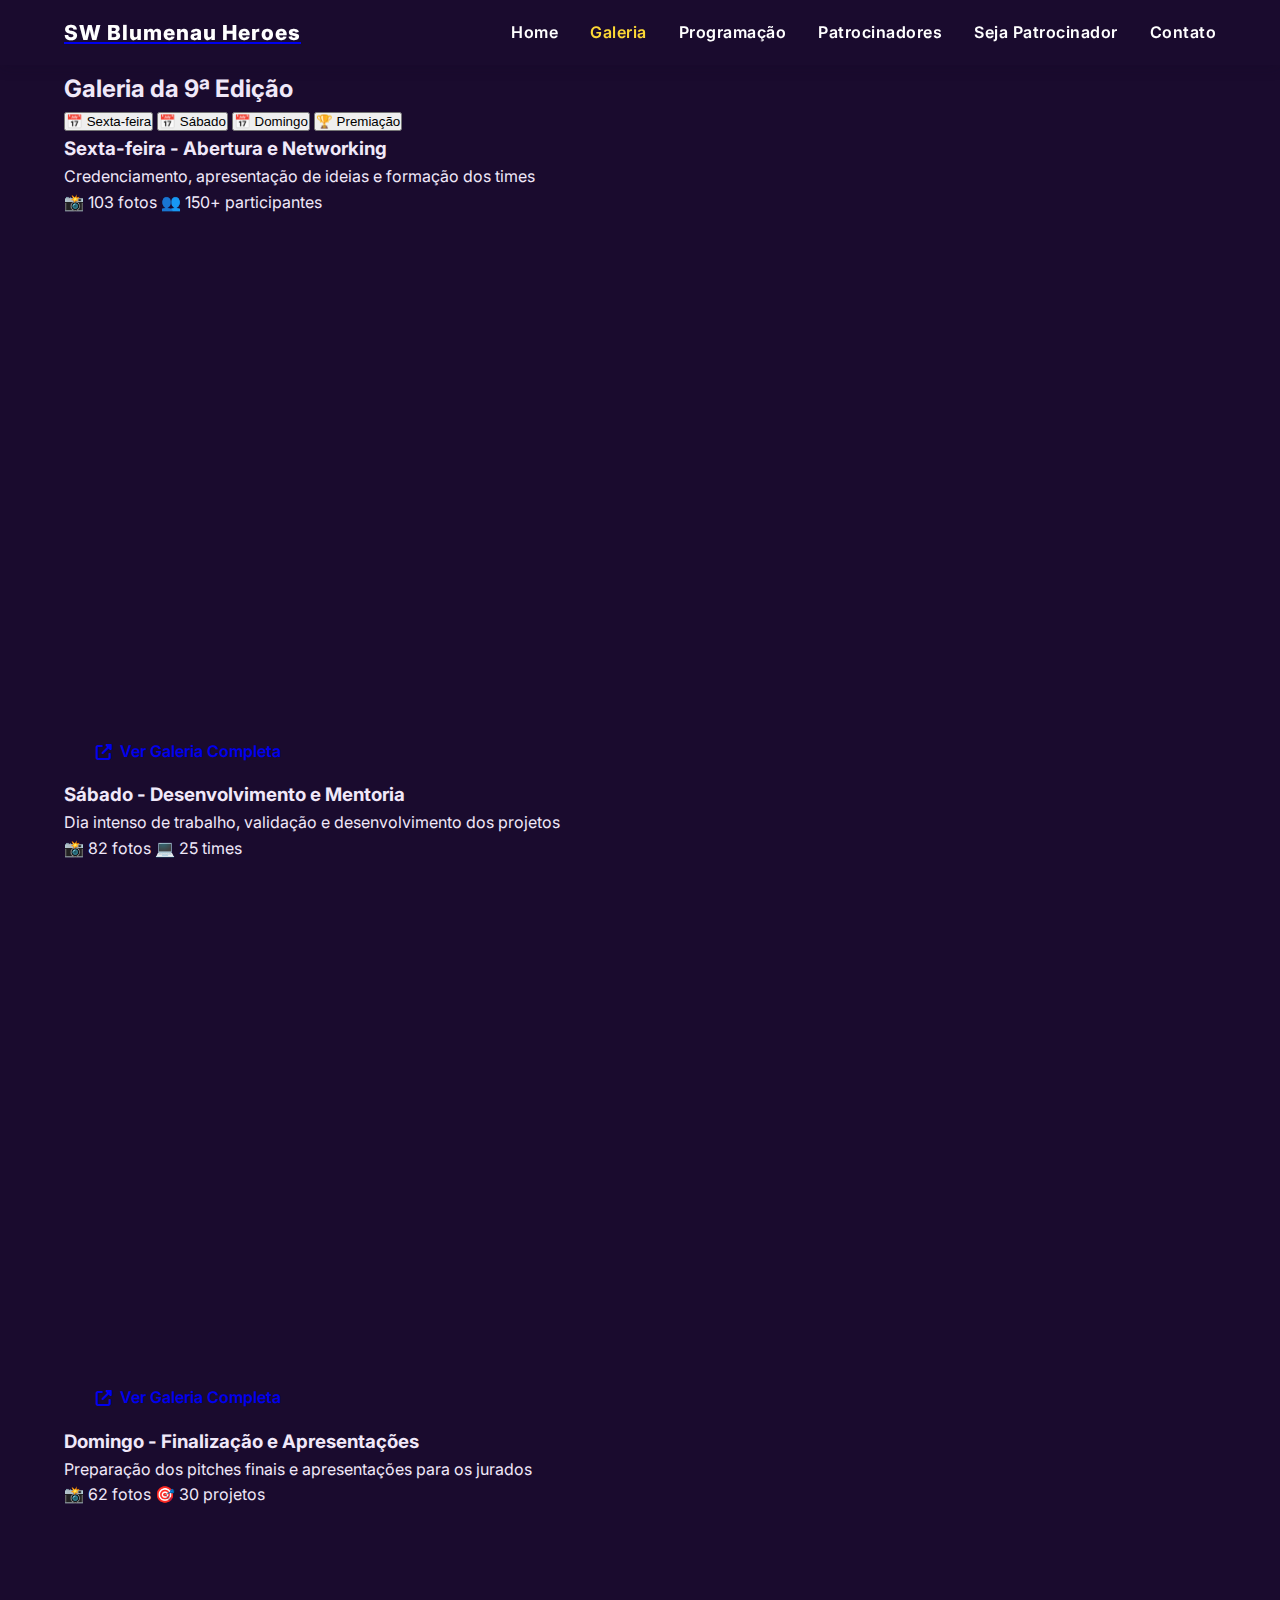
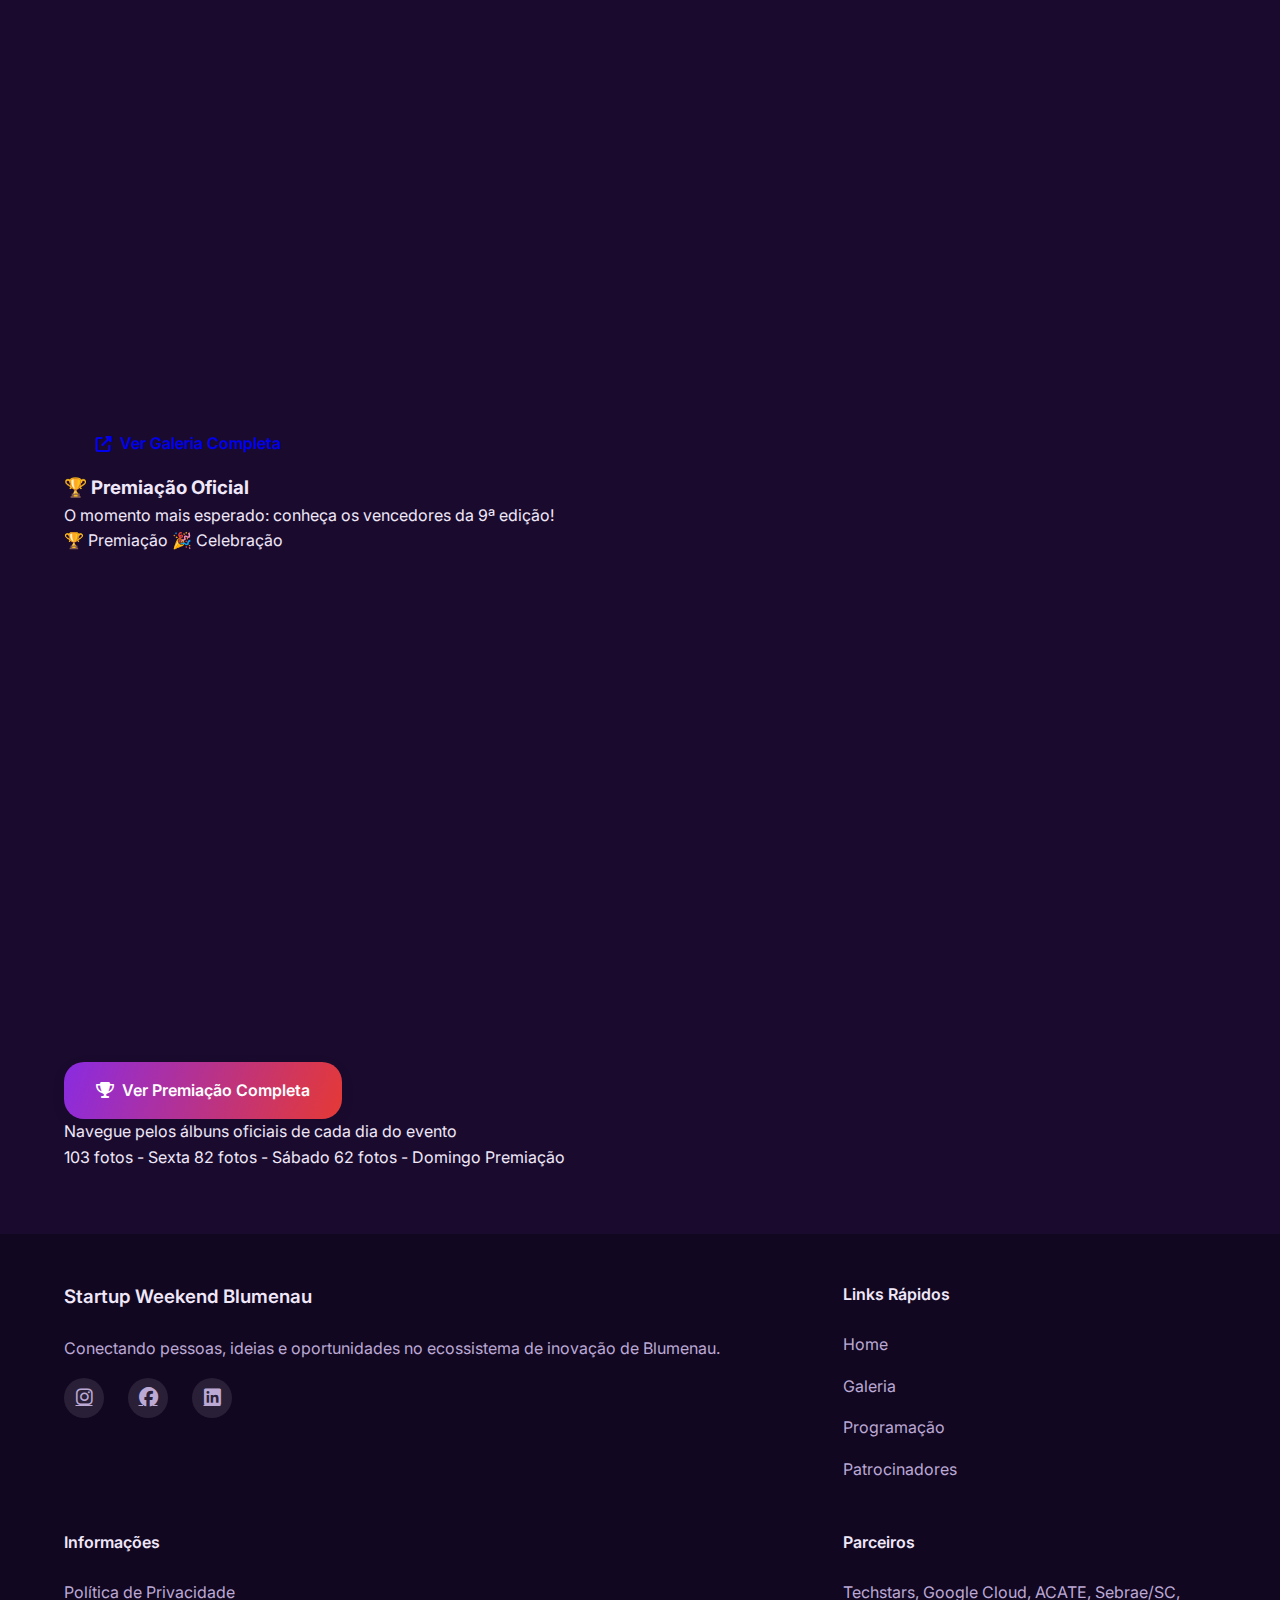
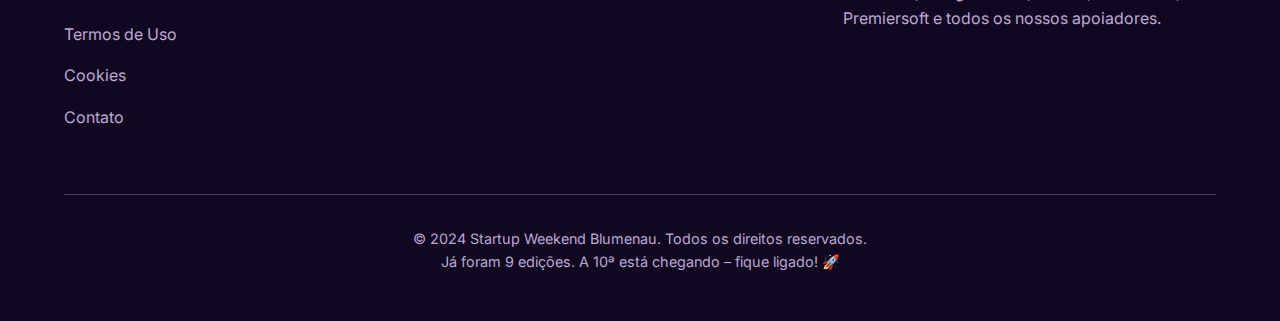
<file: galeria.html>
<!DOCTYPE html>
<html lang="pt-br">
<head>
  <meta charset="UTF-8">
  <meta name="viewport" content="width=device-width, initial-scale=1.0">
  <title>Galeria - Startup Weekend Blumenau Heroes 2025</title>
  <meta name="description" content="Galeria oficial da 9ª edição do Startup Weekend Blumenau - Fotos de Sexta, Sábado, Domingo e Premiação">
  <link rel="icon" href="data:image/svg+xml,<svg xmlns='http://www.w3.org/2000/svg' viewBox='0 0 100 100'><text y='.9em' font-size='90'>🚀</text></svg>">
  <link href="https://fonts.googleapis.com/css2?family=Inter:wght@300;400;500;600;700;800&display=swap" rel="stylesheet">
  <link rel="stylesheet" href="https://cdnjs.cloudflare.com/ajax/libs/font-awesome/6.4.0/css/all.min.css">
  <link rel="stylesheet" href="style.css">
</head>
<body>
  <!-- Header/Navegação -->
  <header class="header">
    <nav class="nav-container">
      <div class="nav-brand">
        <a href="index.html">
          <h2>SW Blumenau Heroes</h2>
        </a>
      </div>
      <ul class="nav-menu" id="nav-menu">
        <li><a href="index.html">Home</a></li>
        <li><a href="galeria.html" class="active">Galeria</a></li>
        <li><a href="programacao.html">Programação</a></li>
        <li><a href="patrocinadores.html">Patrocinadores</a></li>
        <li><a href="seja-patrocinador.html">Seja Patrocinador</a></li>
        <li><a href="contato.html">Contato</a></li>
      </ul>
      <div class="nav-toggle" id="nav-toggle">
        <span></span>
        <span></span>
        <span></span>
      </div>
    </nav>
  </header>

  <main class="pt-20">
    <!-- Galeria Organizada por Dias -->
    <section id="galeria" class="py-16 bg-gray-50" data-aos="fade-up">
      <div class="container mx-auto">
        <h2 class="text-3xl font-bold text-center mb-8">Galeria da 9ª Edição</h2>
        
        <!-- Abas de Navegação -->
        <div x-data="{ activeTab: 'sexta' }" class="max-w-4xl mx-auto">
          <div class="flex flex-wrap justify-center mb-8 bg-white rounded-lg shadow-lg p-2">
            <button 
              @click="activeTab = 'sexta'" 
              :class="activeTab === 'sexta' ? 'bg-purple-600 text-white' : 'bg-gray-100 text-gray-700 hover:bg-gray-200'"
              class="px-6 py-3 rounded-lg font-semibold transition-all duration-300 m-1"
            >
              📅 Sexta-feira
            </button>
            <button 
              @click="activeTab = 'sabado'" 
              :class="activeTab === 'sabado' ? 'bg-purple-600 text-white' : 'bg-gray-100 text-gray-700 hover:bg-gray-200'"
              class="px-6 py-3 rounded-lg font-semibold transition-all duration-300 m-1"
            >
              📅 Sábado
            </button>
            <button 
              @click="activeTab = 'domingo'" 
              :class="activeTab === 'domingo' ? 'bg-purple-600 text-white' : 'bg-gray-100 text-gray-700 hover:bg-gray-200'"
              class="px-6 py-3 rounded-lg font-semibold transition-all duration-300 m-1"
            >
              📅 Domingo
            </button>
            <button 
              @click="activeTab = 'premiacao'" 
              :class="activeTab === 'premiacao' ? 'bg-yellow-500 text-white' : 'bg-gray-100 text-gray-700 hover:bg-gray-200'"
              class="px-6 py-3 rounded-lg font-semibold transition-all duration-300 m-1 border-2 border-yellow-400"
            >
              🏆 Premiação
            </button>
          </div>

          <!-- Conteúdo das Abas -->
          <div class="bg-white rounded-lg shadow-lg overflow-hidden">
            <!-- Sexta-feira -->
            <div x-show="activeTab === 'sexta'" x-transition class="p-6">
              <h3 class="text-2xl font-bold text-center mb-4 text-purple-700">Sexta-feira - Abertura e Networking</h3>
              <p class="text-center text-gray-600 mb-6">Credenciamento, apresentação de ideias e formação dos times</p>
              <div class="galeria-preview">
                <div class="galeria-stats">
                  <span class="stat-badge">📸 103 fotos</span>
                  <span class="stat-badge">👥 150+ participantes</span>
                </div>
                <div class="galeria-frame-container">
                  <iframe 
                    src="https://us.zonerama.com/SWBlumenauHeroes2025GaleriaOficial/Album/1000285352" 
                    width="100%" 
                    height="500" 
                    frameborder="0" 
                    scrolling="no"
                    title="SW Blumenau Heroes - Sexta-feira"
                    class="galeria-frame"
                    allowfullscreen
                  ></iframe>
                </div>
                <div class="galeria-actions">
                  <a href="https://us.zonerama.com/SWBlumenauHeroes2025GaleriaOficial/Album/1000285352" target="_blank" class="btn btn-outline">
                    <i class="fas fa-external-link-alt"></i>
                    Ver Galeria Completa
                  </a>
                </div>
              </div>
            </div>

            <!-- Sábado -->
            <div x-show="activeTab === 'sabado'" x-transition class="p-6">
              <h3 class="text-2xl font-bold text-center mb-4 text-purple-700">Sábado - Desenvolvimento e Mentoria</h3>
              <p class="text-center text-gray-600 mb-6">Dia intenso de trabalho, validação e desenvolvimento dos projetos</p>
              <div class="galeria-preview">
                <div class="galeria-stats">
                  <span class="stat-badge">📸 82 fotos</span>
                  <span class="stat-badge">💻 25 times</span>
                </div>
                <div class="galeria-frame-container">
                  <iframe 
                    src="https://us.zonerama.com/SWBlumenauHeroes2025GaleriaOficial/Album/1000285372" 
                    width="100%" 
                    height="500" 
                    frameborder="0" 
                    scrolling="no"
                    title="SW Blumenau Heroes - Sábado"
                    class="galeria-frame"
                    allowfullscreen
                  ></iframe>
                </div>
                <div class="galeria-actions">
                  <a href="https://us.zonerama.com/SWBlumenauHeroes2025GaleriaOficial/Album/1000285372" target="_blank" class="btn btn-outline">
                    <i class="fas fa-external-link-alt"></i>
                    Ver Galeria Completa
                  </a>
                </div>
              </div>
            </div>

            <!-- Domingo -->
            <div x-show="activeTab === 'domingo'" x-transition class="p-6">
              <h3 class="text-2xl font-bold text-center mb-4 text-purple-700">Domingo - Finalização e Apresentações</h3>
              <p class="text-center text-gray-600 mb-6">Preparação dos pitches finais e apresentações para os jurados</p>
              <div class="galeria-preview">
                <div class="galeria-stats">
                  <span class="stat-badge">📸 62 fotos</span>
                  <span class="stat-badge">🎯 30 projetos</span>
                </div>
                <div class="galeria-frame-container">
                  <iframe 
                    src="https://us.zonerama.com/SWBlumenauHeroes2025GaleriaOficial/Album/1000285356" 
                    width="100%" 
                    height="500" 
                    frameborder="0" 
                    scrolling="no"
                    title="SW Blumenau Heroes - Domingo"
                    class="galeria-frame"
                    allowfullscreen
                  ></iframe>
                </div>
                <div class="galeria-actions">
                  <a href="https://us.zonerama.com/SWBlumenauHeroes2025GaleriaOficial/Album/1000285356" target="_blank" class="btn btn-outline">
                    <i class="fas fa-external-link-alt"></i>
                    Ver Galeria Completa
                  </a>
                </div>
              </div>
            </div>

            <!-- Premiação -->
            <div x-show="activeTab === 'premiacao'" x-transition class="p-6">
              <div class="text-center mb-6">
                <h3 class="text-3xl font-bold text-yellow-600 mb-2">🏆 Premiação Oficial</h3>
                <p class="text-lg text-gray-700">O momento mais esperado: conheça os vencedores da 9ª edição!</p>
              </div>
              <div class="galeria-preview">
                <div class="galeria-stats">
                  <span class="stat-badge">🏆 Premiação</span>
                  <span class="stat-badge">🎉 Celebração</span>
                </div>
                <div class="galeria-frame-container premium">
                  <iframe 
                    src="https://us.zonerama.com/SWBlumenauHeroes2025GaleriaOficial/Album/1000285551" 
                    width="100%" 
                    height="500" 
                    frameborder="0" 
                    scrolling="no"
                    title="SW Blumenau Heroes - Premiação"
                    class="galeria-frame"
                    allowfullscreen
                  ></iframe>
                </div>
                <div class="galeria-actions">
                  <a href="https://us.zonerama.com/SWBlumenauHeroes2025GaleriaOficial/Album/1000285551" target="_blank" class="btn btn-primary">
                    <i class="fas fa-trophy"></i>
                    Ver Premiação Completa
                  </a>
                </div>
              </div>
            </div>
          </div>
        </div>

        <div class="text-center mt-8">
          <p class="text-gray-600">Navegue pelos álbuns oficiais de cada dia do evento</p>
          <div class="flex justify-center gap-4 mt-4">
            <span class="inline-flex items-center px-3 py-1 rounded-full text-sm bg-purple-100 text-purple-800">
              <span class="w-2 h-2 bg-purple-600 rounded-full mr-2"></span>
              103 fotos - Sexta
            </span>
            <span class="inline-flex items-center px-3 py-1 rounded-full text-sm bg-purple-100 text-purple-800">
              <span class="w-2 h-2 bg-purple-600 rounded-full mr-2"></span>
              82 fotos - Sábado
            </span>
            <span class="inline-flex items-center px-3 py-1 rounded-full text-sm bg-purple-100 text-purple-800">
              <span class="w-2 h-2 bg-purple-600 rounded-full mr-2"></span>
              62 fotos - Domingo
            </span>
            <span class="inline-flex items-center px-3 py-1 rounded-full text-sm bg-yellow-100 text-yellow-800">
              <span class="w-2 h-2 bg-yellow-600 rounded-full mr-2"></span>
              Premiação
            </span>
          </div>
        </div>
      </div>
    </section>
  </main>

  <!-- Footer -->
  <footer class="footer">
    <div class="container">
      <div class="footer-content">
        <div class="footer-section">
          <h3>Startup Weekend Blumenau</h3>
          <p>Conectando pessoas, ideias e oportunidades no ecossistema de inovação de Blumenau.</p>
          <div class="footer-social">
            <a href="#"><i class="fab fa-instagram"></i></a>
            <a href="#"><i class="fab fa-facebook"></i></a>
            <a href="#"><i class="fab fa-linkedin"></i></a>
          </div>
        </div>
        
        <div class="footer-section">
          <h4>Links Rápidos</h4>
          <ul>
            <li><a href="index.html">Home</a></li>
            <li><a href="galeria.html">Galeria</a></li>
            <li><a href="programacao.html">Programação</a></li>
            <li><a href="patrocinadores.html">Patrocinadores</a></li>
          </ul>
        </div>
        
        <div class="footer-section">
          <h4>Informações</h4>
          <ul>
            <li><a href="#">Política de Privacidade</a></li>
            <li><a href="#">Termos de Uso</a></li>
            <li><a href="#">Cookies</a></li>
            <li><a href="contato.html">Contato</a></li>
          </ul>
        </div>
        
        <div class="footer-section">
          <h4>Parceiros</h4>
          <p>Techstars, Google Cloud, ACATE, Sebrae/SC, Premiersoft e todos os nossos apoiadores.</p>
        </div>
      </div>
      
      <div class="footer-bottom">
        <p>&copy; 2024 Startup Weekend Blumenau. Todos os direitos reservados.</p>
        <p>Já foram 9 edições. A 10ª está chegando – fique ligado! 🚀</p>
      </div>
    </div>
  </footer>

  <!-- Scripts -->
  <script>
    // Menu mobile
    const navToggle = document.getElementById('nav-toggle');
    const navMenu = document.getElementById('nav-menu');
    
    navToggle.addEventListener('click', () => {
      navMenu.classList.toggle('active');
      navToggle.classList.toggle('active');
    });

    // Animações ao scroll
    const observerOptions = {
      threshold: 0.1,
      rootMargin: '0px 0px -50px 0px'
    };

    const observer = new IntersectionObserver((entries) => {
      entries.forEach(entry => {
        if (entry.isIntersecting) {
          entry.target.classList.add('animate-in');
        }
      });
    }, observerOptions);

    document.querySelectorAll('.section, .galeria-preview').forEach(el => {
      observer.observe(el);
    });
  </script>
</body>
</html>
</file>
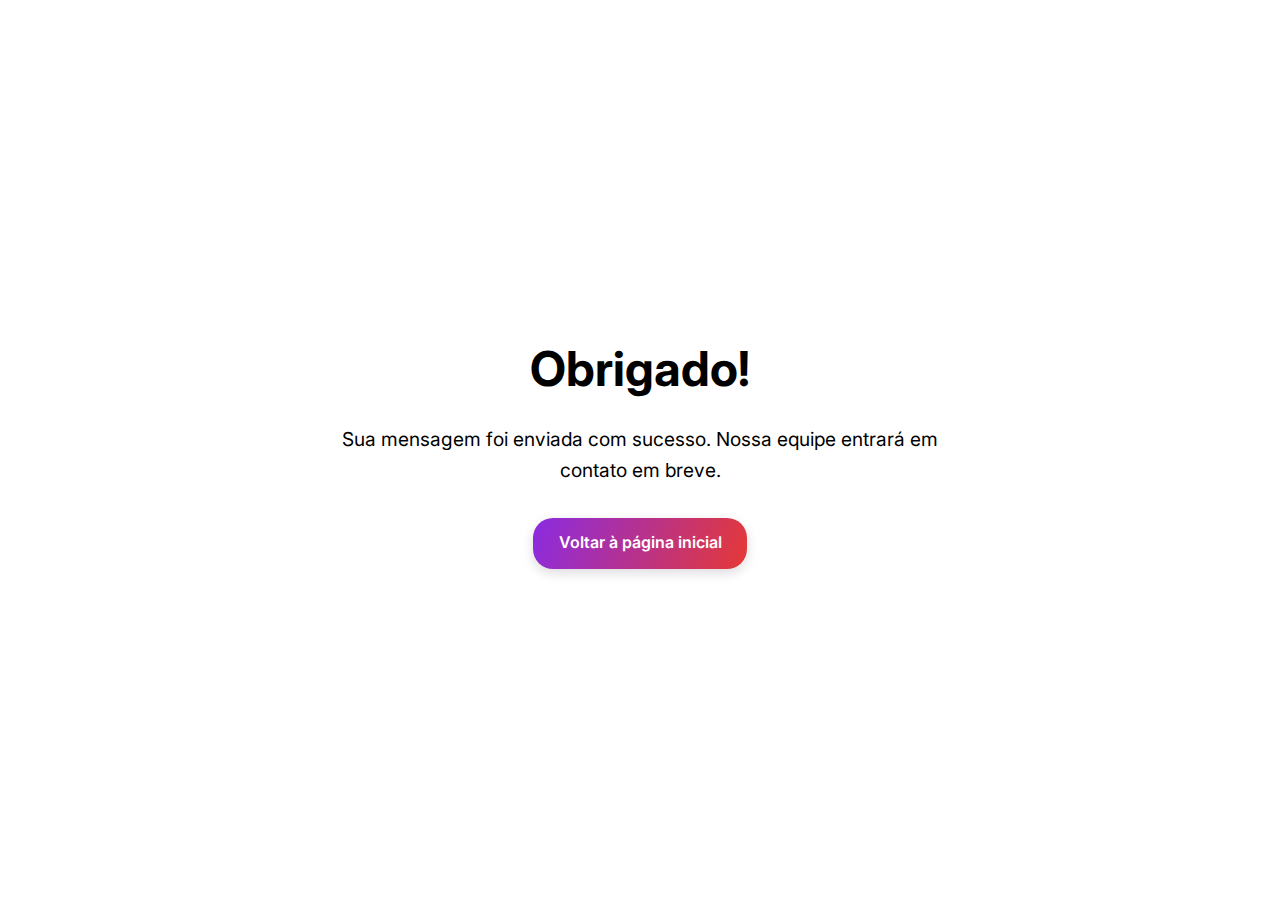
<file: obrigado.html>
<!DOCTYPE html>
<html lang="pt-br">
<head>
  <meta charset="UTF-8">
  <meta name="viewport" content="width=device-width, initial-scale=1.0">
  <title>Obrigado! - Startup Weekend Blumenau</title>
  <link rel="icon" href="data:image/svg+xml,<svg xmlns='http://www.w3.org/2000/svg' viewBox='0 0 100 100'><text y='.9em' font-size='90'>🚀</text></svg>">
  <link href="https://fonts.googleapis.com/css2?family=Inter:wght@300;400;500;600;700;800&display=swap" rel="stylesheet">
  <link rel="stylesheet" href="style.css">
  <style>
    body {
      display: flex;
      justify-content: center;
      align-items: center;
      min-height: 100vh;
      background-color: var(--color-bg-dark);
      color: var(--color-text-light);
      text-align: center;
      padding: 2rem;
    }
    .thank-you-container {
      max-width: 600px;
    }
    .thank-you-container h1 {
      font-size: 3rem;
      color: var(--color-primary);
      margin-bottom: 1rem;
    }
    .thank-you-container p {
      font-size: 1.2rem;
      margin-bottom: 2rem;
    }
    .btn-back {
      font-size: 1rem;
      padding: 0.8rem 1.6rem;
    }
  </style>
</head>
<body>
  <div class="thank-you-container">
    <h1>Obrigado!</h1>
    <p>Sua mensagem foi enviada com sucesso. Nossa equipe entrará em contato em breve.</p>
    <a href="index.html" class="btn btn-primary btn-back">Voltar à página inicial</a>
  </div>
</body>
</html>
</file>
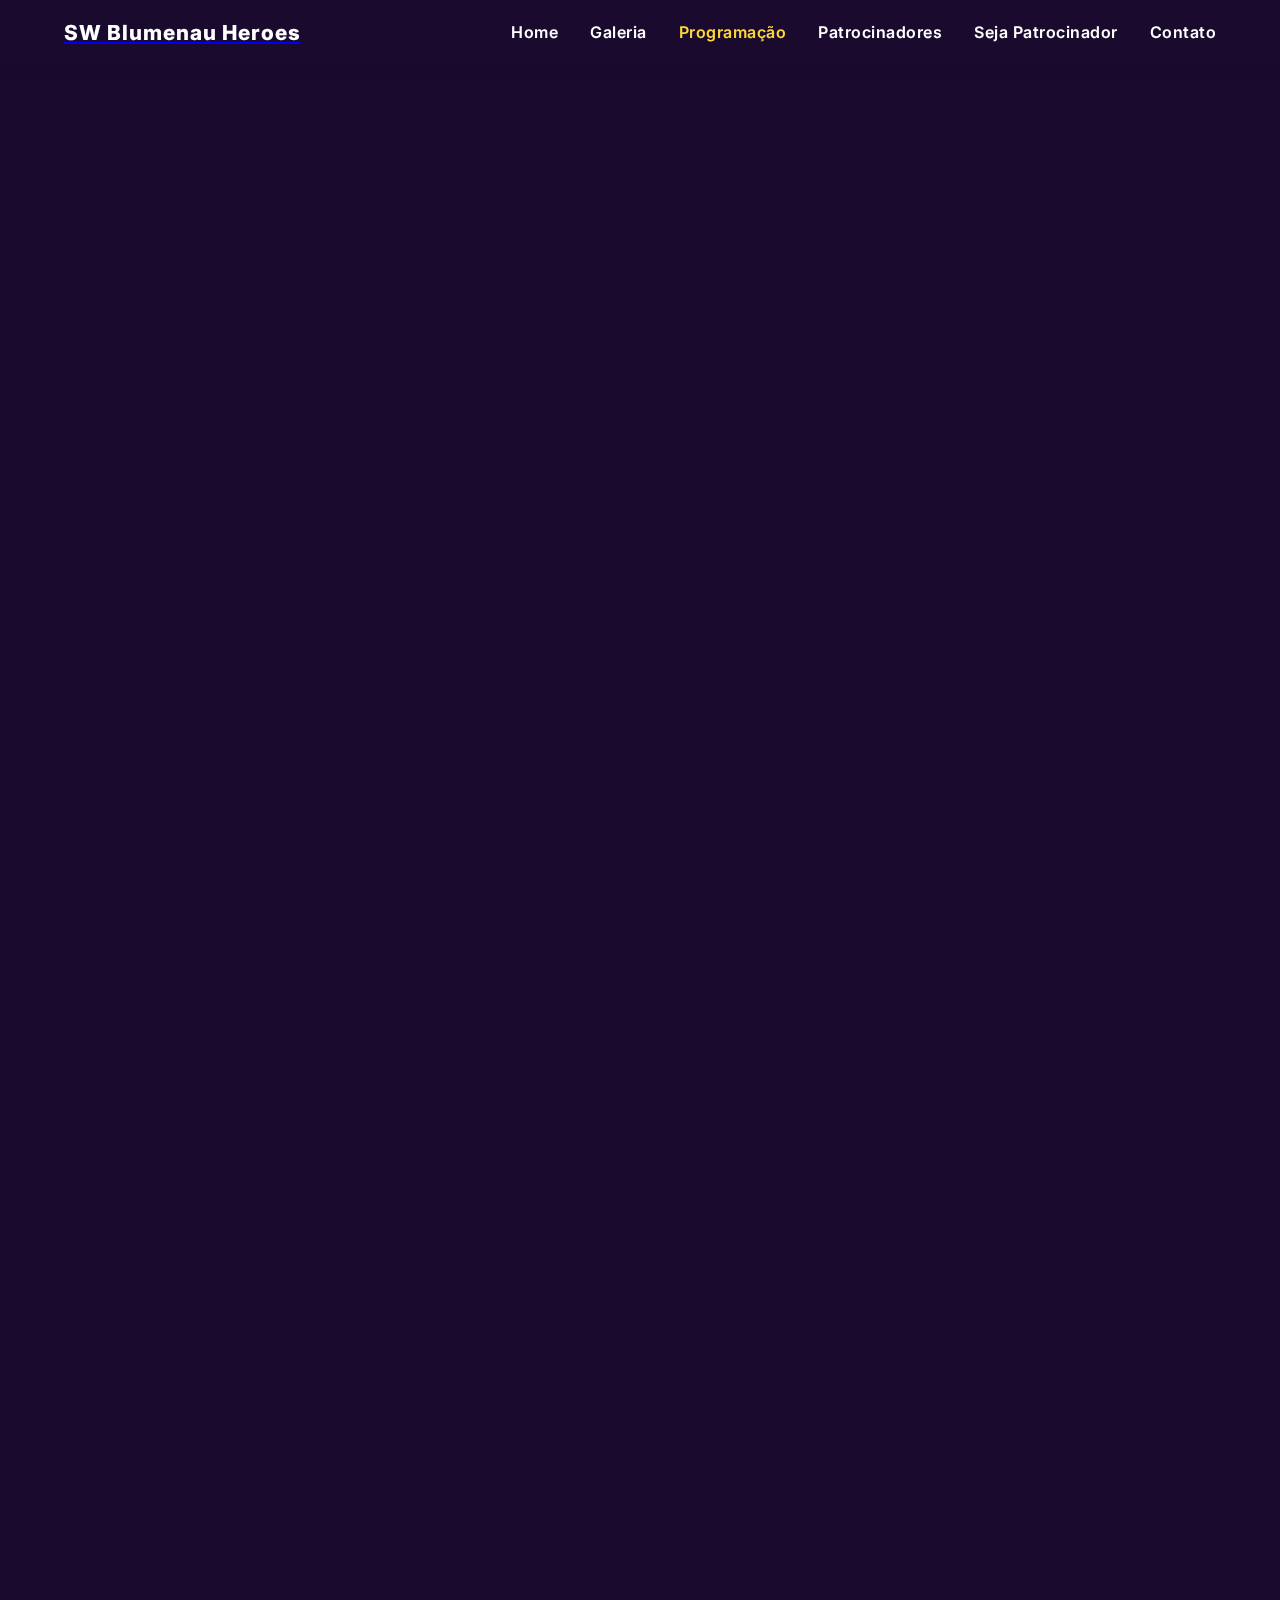
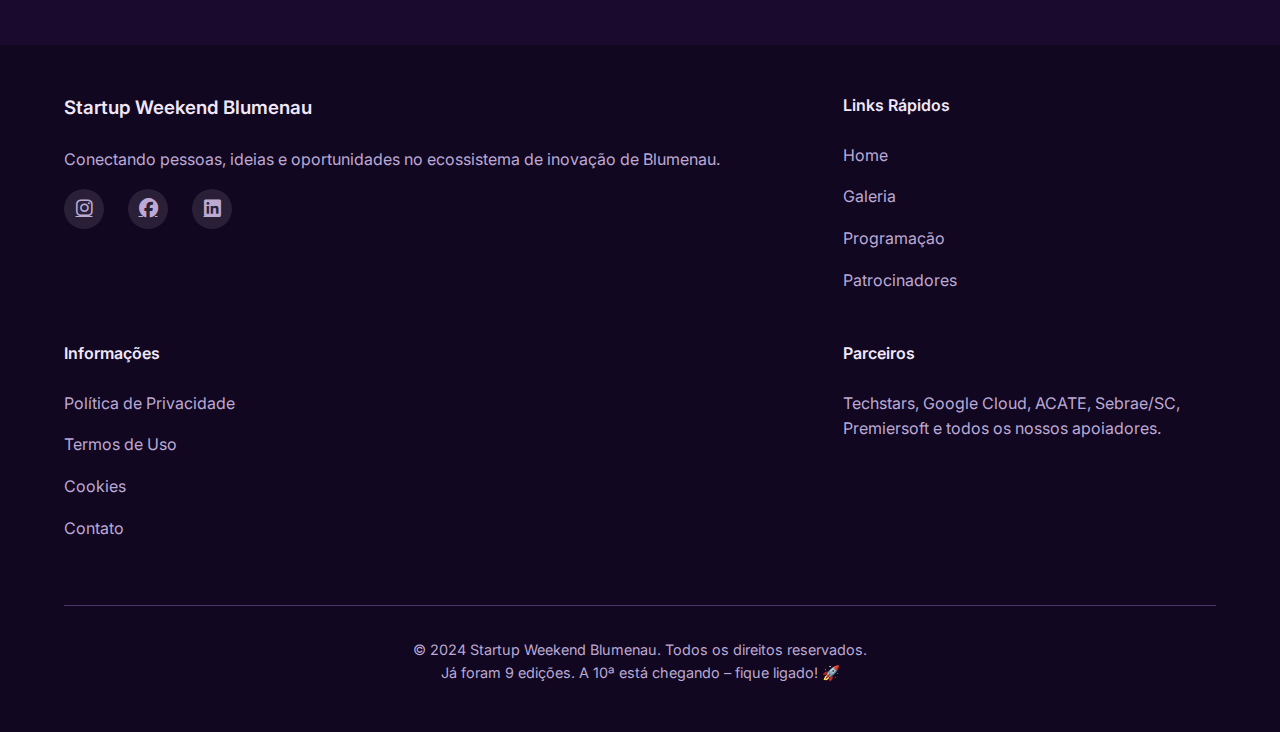
<file: programacao.html>
<!DOCTYPE html>
<html lang="pt-br">
<head>
  <meta charset="UTF-8">
  <meta name="viewport" content="width=device-width, initial-scale=1.0">
  <title>Programação - Startup Weekend Blumenau Heroes 2025</title>
  <meta name="description" content="Programação completa da 9ª edição do Startup Weekend Blumenau - Timeline dos 3 dias de evento">
  <link rel="icon" href="data:image/svg+xml,<svg xmlns='http://www.w3.org/2000/svg' viewBox='0 0 100 100'><text y='.9em' font-size='90'>🚀</text></svg>">
  <link href="https://fonts.googleapis.com/css2?family=Inter:wght@300;400;500;600;700;800&display=swap" rel="stylesheet">
  <link rel="stylesheet" href="https://cdnjs.cloudflare.com/ajax/libs/font-awesome/6.4.0/css/all.min.css">
  <link rel="stylesheet" href="style.css">
</head>
<body>
  <!-- Header/Navegação -->
  <header class="header">
    <nav class="nav-container">
      <div class="nav-brand">
        <a href="index.html">
          <h2>SW Blumenau Heroes</h2>
        </a>
      </div>
      <ul class="nav-menu" id="nav-menu">
        <li><a href="index.html">Home</a></li>
        <li><a href="galeria.html">Galeria</a></li>
        <li><a href="programacao.html" class="active">Programação</a></li>
        <li><a href="patrocinadores.html">Patrocinadores</a></li>
        <li><a href="seja-patrocinador.html">Seja Patrocinador</a></li>
        <li><a href="contato.html">Contato</a></li>
      </ul>
      <div class="nav-toggle" id="nav-toggle">
        <span></span>
        <span></span>
        <span></span>
      </div>
    </nav>
  </header>

  <main class="pt-20">
    <!-- Programação da 9ª Edição -->
    <section id="programacao" class="section">
      <div class="container">
        <div class="section-header">
          <h2>Programação da 9ª Edição</h2>
          <p>Como foi a jornada de 54 horas de inovação</p>
        </div>
        
        <div class="timeline">
          <div class="timeline-item">
            <div class="timeline-marker">1</div>
            <div class="timeline-content">
              <h3>Sexta-feira - Abertura</h3>
              <p>Credenciamento, networking, apresentação de ideias e formação dos times. O momento de conectar e inspirar.</p>
              <div class="timeline-time">18h00 - 22h00</div>
            </div>
          </div>
          
          <div class="timeline-item">
            <div class="timeline-marker">2</div>
            <div class="timeline-content">
              <h3>Sábado - Desenvolvimento</h3>
              <p>Dia intenso de trabalho, validação de ideias, mentorias especializadas e desenvolvimento de protótipos.</p>
              <div class="timeline-time">08h00 - 22h00</div>
            </div>
          </div>
          
          <div class="timeline-item">
            <div class="timeline-marker">3</div>
            <div class="timeline-content">
              <h3>Domingo - Finalização</h3>
              <p>Preparação dos pitches finais, apresentações para jurados especializados e premiação dos vencedores.</p>
              <div class="timeline-time">08h00 - 20h00</div>
            </div>
          </div>
        </div>

        <!-- Detalhes da Programação -->
        <div class="programacao-detalhes">
          <h3>Detalhes de Cada Dia</h3>
          <div class="dias-grid">
            <div class="dia-card">
              <h4>📅 Sexta-feira</h4>
              <ul>
                <li><strong>18h00</strong> - Credenciamento e Welcome Coffee</li>
                <li><strong>19h00</strong> - Abertura oficial</li>
                <li><strong>19h30</strong> - Pitches de ideias (60 segundos cada)</li>
                <li><strong>20h30</strong> - Votação e formação dos times</li>
                <li><strong>21h00</strong> - Primeira reunião dos times</li>
                <li><strong>22h00</strong> - Encerramento</li>
              </ul>
            </div>
            
            <div class="dia-card">
              <h4>📅 Sábado</h4>
              <ul>
                <li><strong>08h00</strong> - Café da manhã</li>
                <li><strong>09h00</strong> - Sessões de mentoria</li>
                <li><strong>12h00</strong> - Almoço</li>
                <li><strong>13h30</strong> - Desenvolvimento dos projetos</li>
                <li><strong>16h00</strong> - Mentorias especializadas</li>
                <li><strong>19h00</strong> - Jantar</li>
                <li><strong>20h00</strong> - Continuação do desenvolvimento</li>
                <li><strong>22h00</strong> - Encerramento</li>
              </ul>
            </div>
            
            <div class="dia-card">
              <h4>📅 Domingo</h4>
              <ul>
                <li><strong>08h00</strong> - Café da manhã</li>
                <li><strong>09h00</strong> - Finalização dos projetos</li>
                <li><strong>12h00</strong> - Almoço</li>
                <li><strong>13h00</strong> - Preparação dos pitches finais</li>
                <li><strong>15h00</strong> - Apresentações finais (5 min cada)</li>
                <li><strong>17h00</strong> - Deliberação dos jurados</li>
                <li><strong>18h00</strong> - Premiação e encerramento</li>
              </ul>
            </div>
          </div>
        </div>
      </div>
    </section>
  </main>

  <!-- Footer -->
  <footer class="footer">
    <div class="container">
      <div class="footer-content">
        <div class="footer-section">
          <h3>Startup Weekend Blumenau</h3>
          <p>Conectando pessoas, ideias e oportunidades no ecossistema de inovação de Blumenau.</p>
          <div class="footer-social">
            <a href="#"><i class="fab fa-instagram"></i></a>
            <a href="#"><i class="fab fa-facebook"></i></a>
            <a href="#"><i class="fab fa-linkedin"></i></a>
          </div>
        </div>
        
        <div class="footer-section">
          <h4>Links Rápidos</h4>
          <ul>
            <li><a href="index.html">Home</a></li>
            <li><a href="galeria.html">Galeria</a></li>
            <li><a href="programacao.html">Programação</a></li>
            <li><a href="patrocinadores.html">Patrocinadores</a></li>
          </ul>
        </div>
        
        <div class="footer-section">
          <h4>Informações</h4>
          <ul>
            <li><a href="#">Política de Privacidade</a></li>
            <li><a href="#">Termos de Uso</a></li>
            <li><a href="#">Cookies</a></li>
            <li><a href="contato.html">Contato</a></li>
          </ul>
        </div>
        
        <div class="footer-section">
          <h4>Parceiros</h4>
          <p>Techstars, Google Cloud, ACATE, Sebrae/SC, Premiersoft e todos os nossos apoiadores.</p>
        </div>
      </div>
      
      <div class="footer-bottom">
        <p>&copy; 2024 Startup Weekend Blumenau. Todos os direitos reservados.</p>
        <p>Já foram 9 edições. A 10ª está chegando – fique ligado! 🚀</p>
      </div>
    </div>
  </footer>

  <!-- Scripts -->
  <script>
    // Menu mobile
    const navToggle = document.getElementById('nav-toggle');
    const navMenu = document.getElementById('nav-menu');
    
    navToggle.addEventListener('click', () => {
      navMenu.classList.toggle('active');
      navToggle.classList.toggle('active');
    });

    // Animações ao scroll
    const observerOptions = {
      threshold: 0.1,
      rootMargin: '0px 0px -50px 0px'
    };

    const observer = new IntersectionObserver((entries) => {
      entries.forEach(entry => {
        if (entry.isIntersecting) {
          entry.target.classList.add('animate-in');
        }
      });
    }, observerOptions);

    document.querySelectorAll('.section, .timeline-item, .dia-card').forEach(el => {
      observer.observe(el);
    });
  </script>
</body>
</html>
</file>
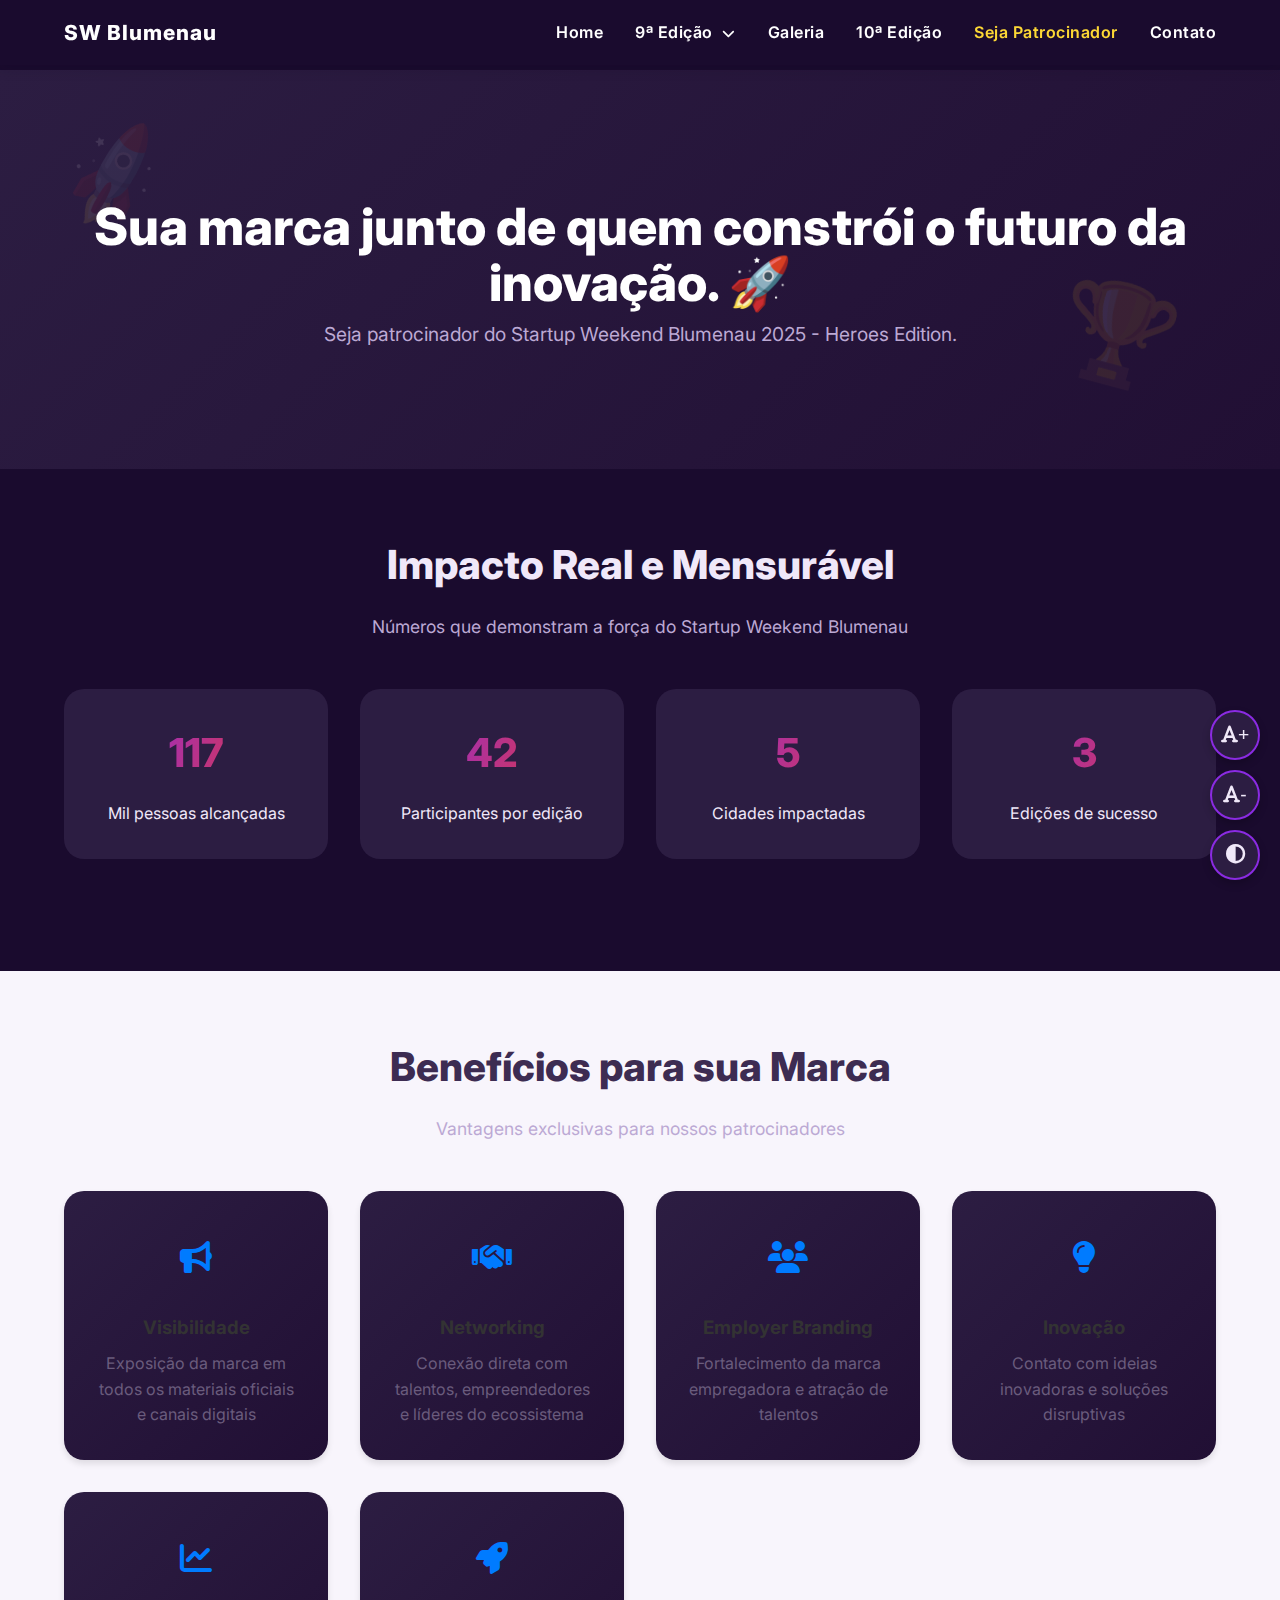
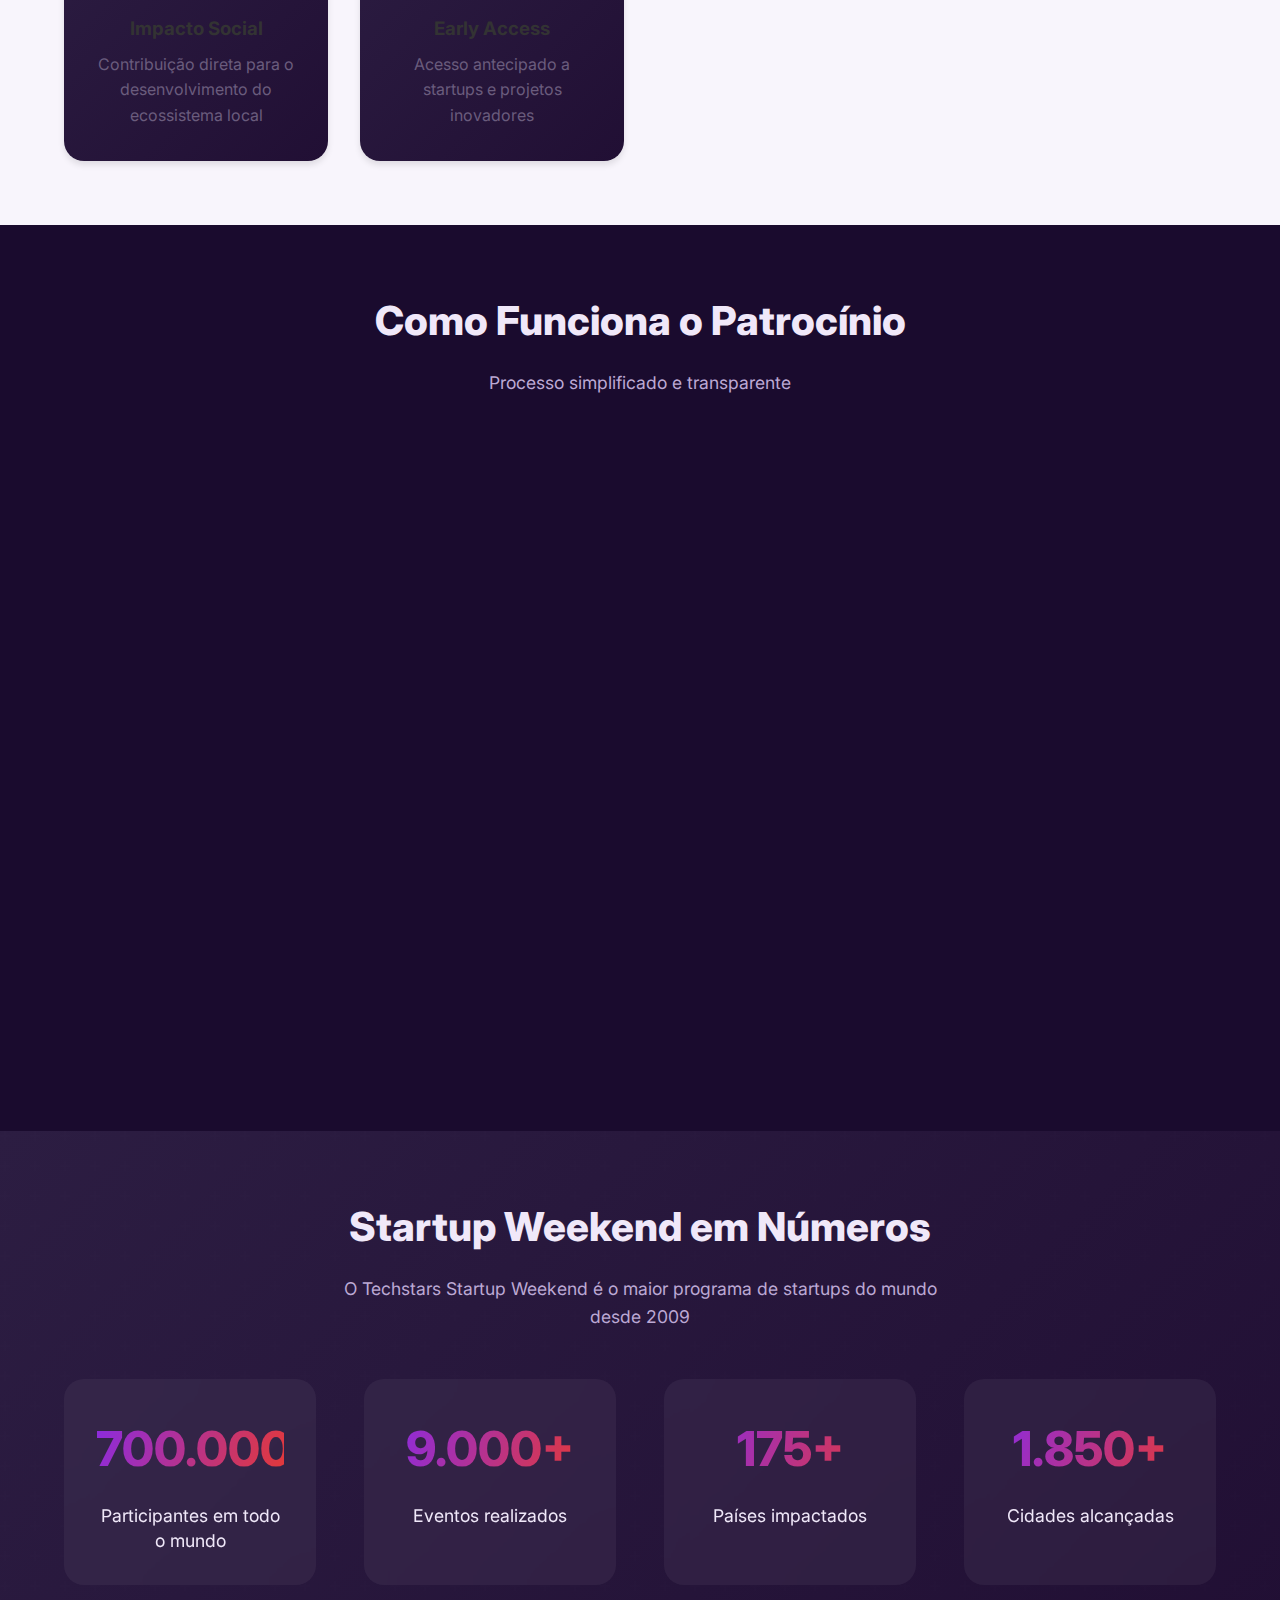
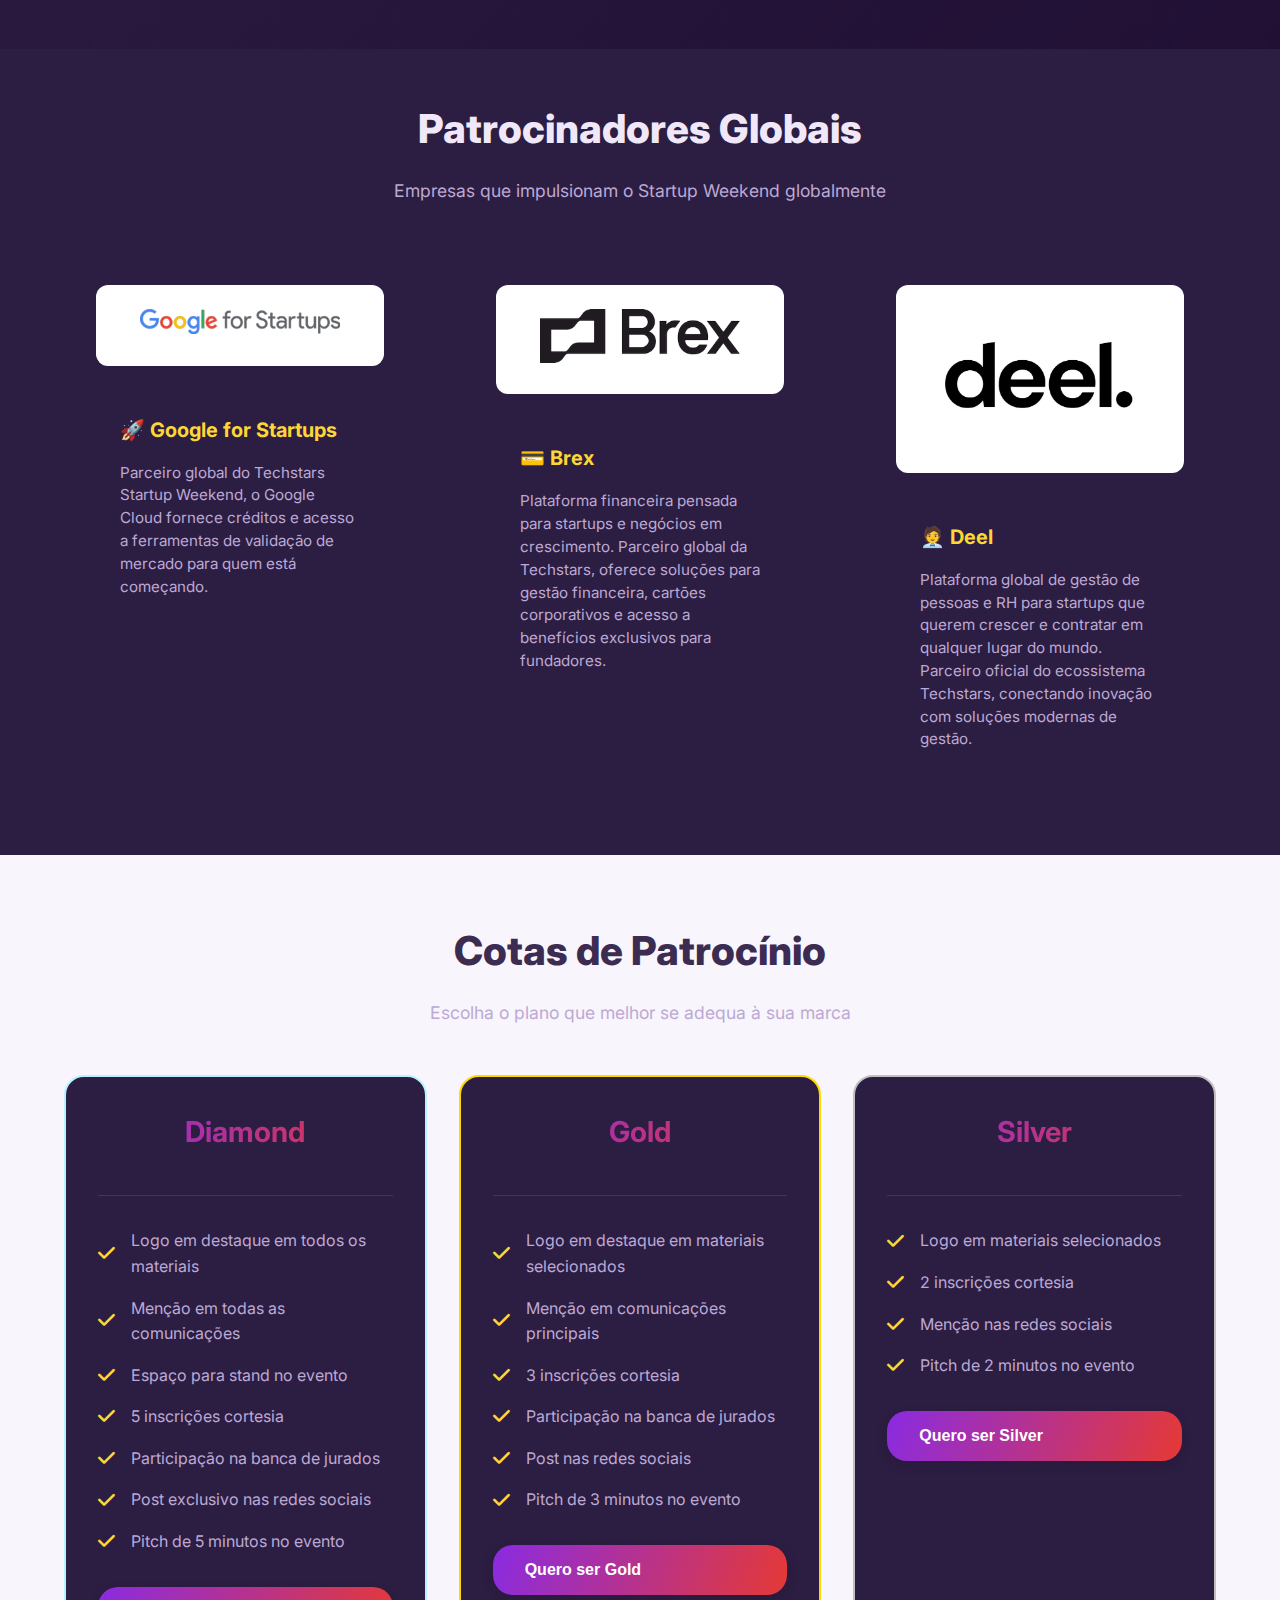
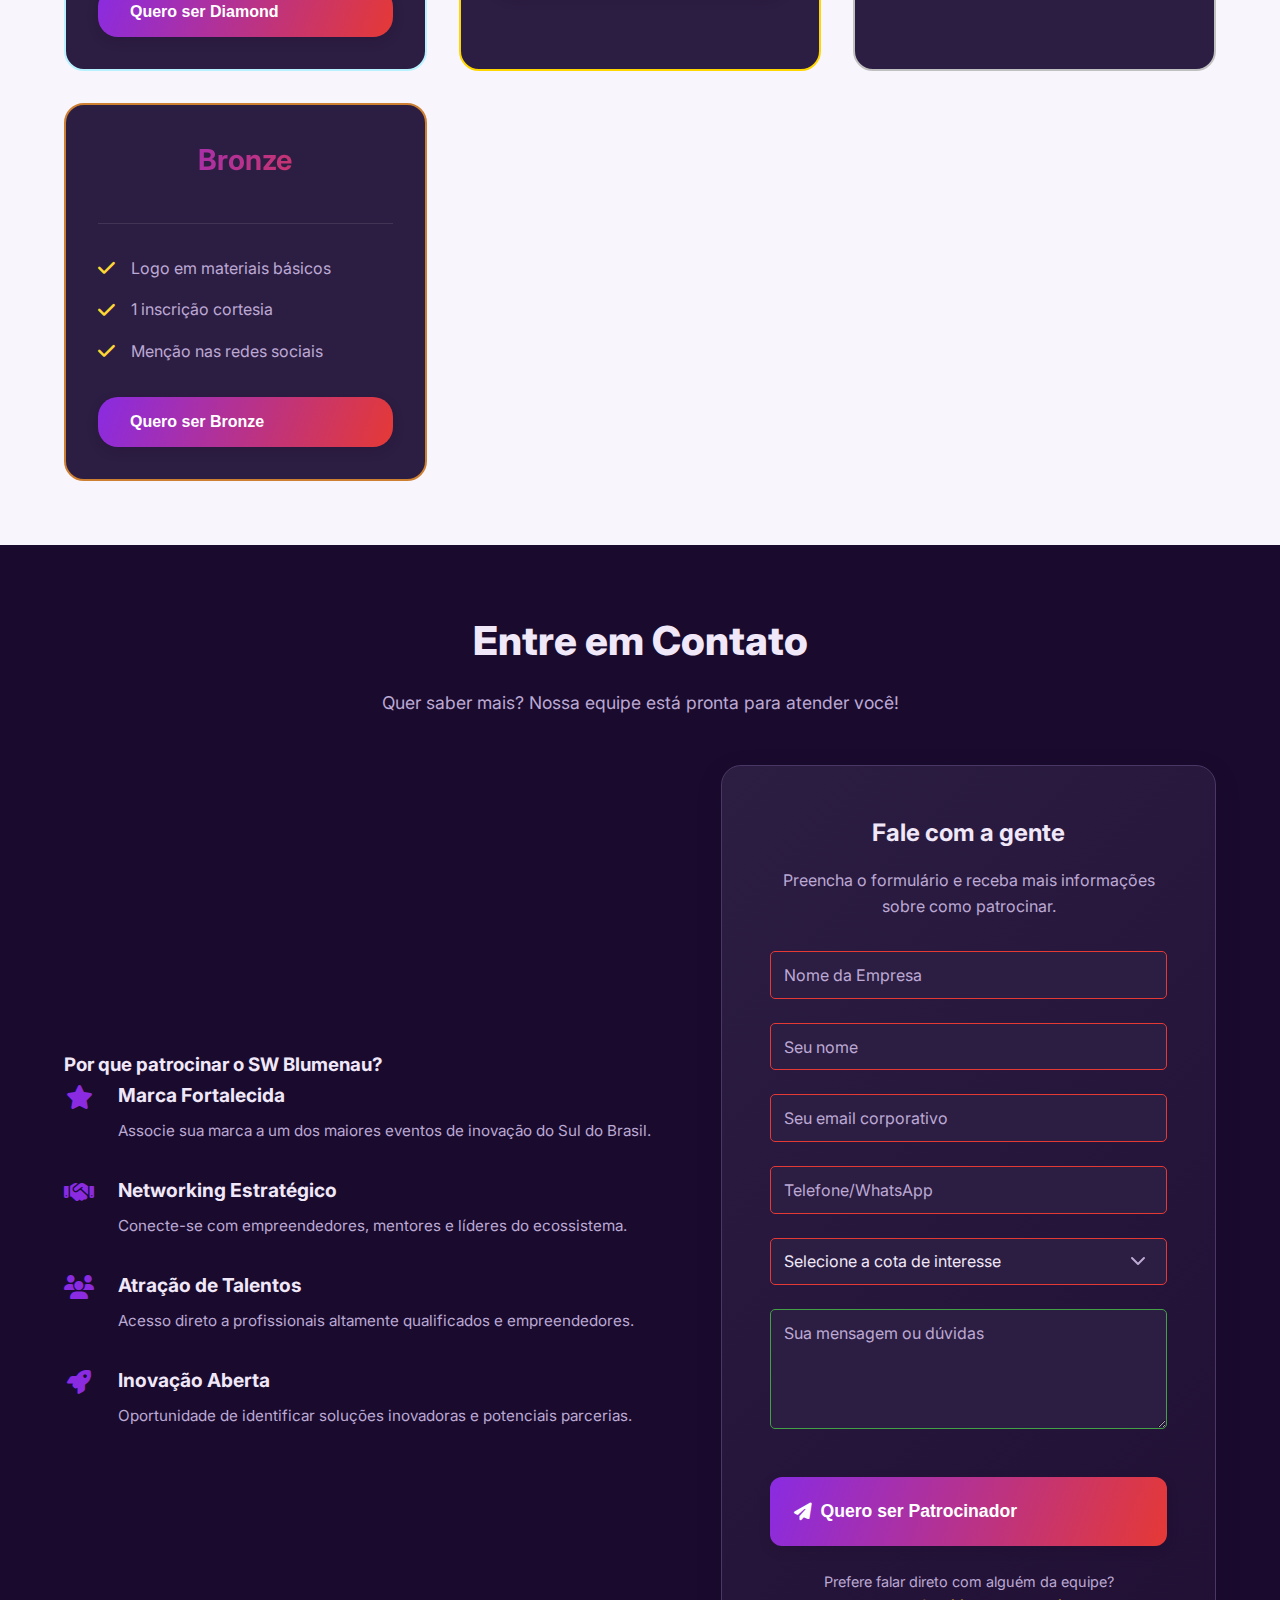
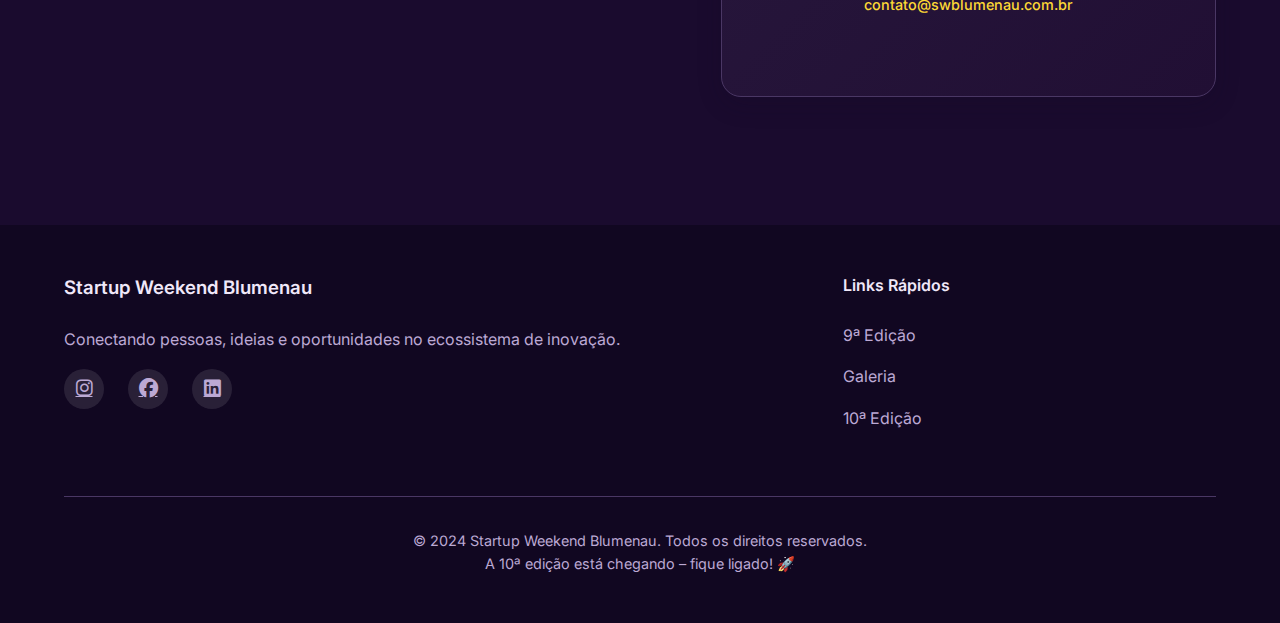
<file: seja-patrocinador.html>
<!DOCTYPE html>
<html lang="pt-br">
<head>
    <meta charset="UTF-8">
    <meta name="viewport" content="width=device-width, initial-scale=1.0">
    <title>Seja Patrocinador - SW Blumenau 2025</title>
    <meta name="description" content="Sua marca junto de quem constrói o futuro da inovação em Blumenau. Seja patrocinador do Startup Weekend Blumenau 2025 - Heroes Edition.">
    <link rel="icon" href="data:image/svg+xml,<svg xmlns='http://www.w3.org/2000/svg' viewBox='0 0 100 100'><text y='.9em' font-size='90'>🚀</text></svg>">
    <link href="https://fonts.googleapis.com/css2?family=Inter:wght@300;400;500;600;700;800&display=swap" rel="stylesheet">
    <link rel="stylesheet" href="https://cdnjs.cloudflare.com/ajax/libs/font-awesome/6.4.0/css/all.min.css">
    <link rel="stylesheet" href="style.css">
    <style>
        /* Animações e estilos adicionais */
        .floating {
            animation: floating 3s ease-in-out infinite;
        }

        @keyframes floating {
            0% { transform: translateY(0px); }
            50% { transform: translateY(-20px); }
            100% { transform: translateY(0px); }
        }

        .pulse {
            animation: pulse 2s ease-in-out infinite;
        }

        @keyframes pulse {
            0% { transform: scale(1); }
            50% { transform: scale(1.05); }
            100% { transform: scale(1); }
        }

        .slide-in {
            opacity: 0;
            transform: translateX(-50px);
            animation: slideIn 1s forwards;
        }

        @keyframes slideIn {
            to {
                opacity: 1;
                transform: translateX(0);
            }
        }

        .number-counter {
            font-size: 2.5rem;
            font-weight: 700;
            color: var(--color-accent-primary);
        }

        .benefits-grid {
            display: grid;
            grid-template-columns: repeat(auto-fit, minmax(250px, 1fr));
            gap: var(--spacing-lg);
            margin-top: var(--spacing-xl);
        }

        .benefit-card {
            background: var(--gradient-surface);
            padding: var(--spacing-lg);
            border-radius: var(--border-radius-lg);
            text-align: center;
            transition: transform 0.3s ease;
        }

        .benefit-card:hover {
            transform: translateY(-10px);
        }

        .benefit-icon {
            font-size: 2.5rem;
            margin-bottom: var(--spacing-md);
            color: var(--color-accent-highlight);
        }

        .stats-container {
            display: grid;
            grid-template-columns: repeat(auto-fit, minmax(200px, 1fr));
            gap: var(--spacing-lg);
            margin: var(--spacing-xl) 0;
        }

        .stat-card {
            background: var(--color-surface);
            padding: var(--spacing-lg);
            border-radius: var(--border-radius-lg);
            text-align: center;
            transition: all 0.3s ease;
        }

        .stat-card:hover {
            transform: scale(1.05);
            background: var(--gradient-accent);
        }

        .stat-number {
            font-size: 2.5rem;
            font-weight: 800;
            margin-bottom: var(--spacing-sm);
            background: var(--gradient-accent);
            -webkit-background-clip: text;
            -webkit-text-fill-color: transparent;
        }

        .stat-card:hover .stat-number {
            background: var(--color-white);
            -webkit-background-clip: text;
            -webkit-text-fill-color: transparent;
        }

        .timeline-patrocinio {
            position: relative;
            max-width: 800px;
            margin: var(--spacing-xl) auto;
        }

        .timeline-item-patrocinio {
            position: relative;
            padding: var(--spacing-lg);
            background: var(--color-surface);
            border-radius: var(--border-radius-lg);
            margin-bottom: var(--spacing-lg);
            opacity: 0;
            transform: translateY(20px);
            transition: all 0.5s ease;
        }

        .timeline-item-patrocinio.visible {
            opacity: 1;
            transform: translateY(0);
        }

        .timeline-item-patrocinio::before {
            content: '';
            position: absolute;
            left: -20px;
            top: 50%;
            width: 20px;
            height: 2px;
            background: var(--color-accent-primary);
        }

        .timeline-item-patrocinio::after {
            content: '';
            position: absolute;
            left: -26px;
            top: calc(50% - 6px);
            width: 12px;
            height: 12px;
            border-radius: 50%;
            background: var(--color-accent-highlight);
        }

        .cotas-grid {
            display: grid;
            grid-template-columns: repeat(auto-fit, minmax(280px, 1fr));
            gap: var(--spacing-lg);
            margin-top: var(--spacing-xl);
        }

        .cota-card {
            background: var(--color-surface);
            border-radius: var(--border-radius-lg);
            padding: var(--spacing-lg);
            text-align: center;
            transition: transform 0.3s ease, box-shadow 0.3s ease;
            border: 2px solid transparent;
        }

        .cota-card:hover {
            transform: translateY(-10px);
            box-shadow: var(--shadow-lg);
        }

        .cota-diamond { border-color: #B9F2FF; }
        .cota-gold { border-color: #FFD700; }
        .cota-silver { border-color: #C0C0C0; }
        .cota-bronze { border-color: #CD7F32; }

        .cota-header {
            margin-bottom: var(--spacing-lg);
            padding-bottom: var(--spacing-md);
            border-bottom: 1px solid rgba(255,255,255,0.1);
        }

        .cota-header h3 {
            font-size: 1.8rem;
            margin-bottom: var(--spacing-sm);
            background: var(--gradient-accent);
            -webkit-background-clip: text;
            -webkit-text-fill-color: transparent;
        }

        .cota-price {
            font-size: 2.2rem;
            font-weight: 700;
            color: var(--color-text-primary);
        }

        .cota-benefits {
            margin-bottom: var(--spacing-lg);
        }

        .cota-benefits ul {
            list-style: none;
            padding: 0;
            text-align: left;
        }

        .cota-benefits li {
            margin-bottom: var(--spacing-sm);
            color: var(--color-text-secondary);
            display: flex;
            align-items: center;
            gap: var(--spacing-sm);
        }

        .cota-benefits i {
            color: var(--color-accent-highlight);
            font-size: 1.2rem;
        }

        .btn-cota {
            width: 100%;
            margin-top: auto;
        }

        @media (max-width: 768px) {
            .cotas-grid {
                grid-template-columns: 1fr;
            }
        }
    </style>
</head>
<body>
    <!-- Header -->
    <header class="header">
        <nav class="nav-container">
            <div class="nav-brand">
                <h2>SW Blumenau</h2>
            </div>
            <ul class="nav-menu" id="nav-menu">
                <li><a href="index.html">Home</a></li>
                <li class="dropdown">
                    <a href="index.html#resumo-9" class="dropdown-toggle">9ª Edição <i class="fas fa-chevron-down"></i></a>
                    <ul class="dropdown-menu">
                        <li><a href="index.html#resumo-9">Destaques</a></li>
                        <li><a href="index.html#timeline-9">Linha do Tempo</a></li>
                        <li><a href="index.html#projetos-premiados-9">Projetos Premiados</a></li>
                        <li><a href="index.html#depoimentos">Depoimentos</a></li>
                        <li><a href="index.html#patrocinadores-9">Patrocinadores</a></li>
                        <li><a href="index.html#mentores-9">Mentores & Jurados</a></li>
                        <li><a href="index.html#equipe-9">Equipe</a></li>
                    </ul>
                </li>
                <li><a href="galeria.html">Galeria</a></li>
                <li><a href="index.html#expectativa-10">10ª Edição</a></li>
                <li><a href="seja-patrocinador.html" class="active">Seja Patrocinador</a></li>
                <li><a href="index.html#contato">Contato</a></li>
            </ul>
            <div class="nav-toggle" id="nav-toggle">
                <span></span>
                <span></span>
                <span></span>
            </div>
        </nav>
    </header>

    <main>
        <!-- Hero Section -->
        <section id="patrocinador-hero" class="hero-banner-wrapup section visible">
            <div class="container">
                <div class="hero-wrapup-content">
                    <h1 class="hero-wrapup-title floating">
                        Sua marca junto de quem constrói o futuro da inovação. 🚀
                    </h1>
                    <p class="hero-wrapup-subtitle pulse">
                        Seja patrocinador do Startup Weekend Blumenau 2025 - Heroes Edition.
                    </p>
                </div>
            </div>
        </section>

        <!-- Números de Impacto -->
        <section class="section visible">
            <div class="container">
                <div class="section-header">
                    <h2>Impacto Real e Mensurável</h2>
                    <p>Números que demonstram a força do Startup Weekend Blumenau</p>
                </div>
                <div class="stats-container">
                    <div class="stat-card">
                        <div class="stat-number" data-value="300">0</div>
                        <p>Mil pessoas alcançadas</p>
                    </div>
                    <div class="stat-card">
                        <div class="stat-number" data-value="108">0</div>
                        <p>Participantes por edição</p>
                    </div>
                    <div class="stat-card">
                        <div class="stat-number" data-value="14">0</div>
                        <p>Cidades impactadas</p>
                    </div>
                    <div class="stat-card">
                        <div class="stat-number" data-value="9">0</div>
                        <p>Edições de sucesso</p>
                    </div>
                </div>
            </div>
        </section>

        <!-- Benefícios -->
        <section class="section visible section-light">
            <div class="container">
                <div class="section-header">
                    <h2>Benefícios para sua Marca</h2>
                    <p>Vantagens exclusivas para nossos patrocinadores</p>
                </div>
                <div class="benefits-grid">
                    <div class="benefit-card">
                        <div class="benefit-icon">
                            <i class="fas fa-bullhorn"></i>
                        </div>
                        <h3>Visibilidade</h3>
                        <p>Exposição da marca em todos os materiais oficiais e canais digitais</p>
                    </div>
                    <div class="benefit-card">
                        <div class="benefit-icon">
                            <i class="fas fa-handshake"></i>
                        </div>
                        <h3>Networking</h3>
                        <p>Conexão direta com talentos, empreendedores e líderes do ecossistema</p>
                    </div>
                    <div class="benefit-card">
                        <div class="benefit-icon">
                            <i class="fas fa-users"></i>
                        </div>
                        <h3>Employer Branding</h3>
                        <p>Fortalecimento da marca empregadora e atração de talentos</p>
                    </div>
                    <div class="benefit-card">
                        <div class="benefit-icon">
                            <i class="fas fa-lightbulb"></i>
                        </div>
                        <h3>Inovação</h3>
                        <p>Contato com ideias inovadoras e soluções disruptivas</p>
                    </div>
                    <div class="benefit-card">
                        <div class="benefit-icon">
                            <i class="fas fa-chart-line"></i>
                        </div>
                        <h3>Impacto Social</h3>
                        <p>Contribuição direta para o desenvolvimento do ecossistema local</p>
                    </div>
                    <div class="benefit-card">
                        <div class="benefit-icon">
                            <i class="fas fa-rocket"></i>
                        </div>
                        <h3>Early Access</h3>
                        <p>Acesso antecipado a startups e projetos inovadores</p>
                    </div>
                </div>
            </div>
        </section>

        <!-- Timeline de Patrocínio -->
        <section class="section visible">
            <div class="container">
                <div class="section-header">
                    <h2>Como Funciona o Patrocínio</h2>
                    <p>Processo simplificado e transparente</p>
                </div>
                <div class="timeline-patrocinio">
                    <div class="timeline-item-patrocinio">
                        <h3>1. Escolha sua Cota</h3>
                        <p>Selecione entre nossas cotas de patrocínio, cada uma com benefícios exclusivos.</p>
                    </div>
                    <div class="timeline-item-patrocinio">
                        <h3>2. Alinhamento</h3>
                        <p>Nossa equipe entrará em contato para alinhar detalhes e personalizar sua participação.</p>
                    </div>
                    <div class="timeline-item-patrocinio">
                        <h3>3. Formalização</h3>
                        <p>Processo simples de documentação e acordo de patrocínio.</p>
                    </div>
                    <div class="timeline-item-patrocinio">
                        <h3>4. Ativação</h3>
                        <p>Início imediato da exposição da sua marca e benefícios do patrocínio.</p>
                    </div>
                </div>
            </div>
        </section>

        <!-- Números Globais -->
        <section class="section visible global-numbers">
            <div class="container">
                <div class="section-header">
                    <h2>Startup Weekend em Números</h2>
                    <p>O Techstars Startup Weekend é o maior programa de startups do mundo desde 2009</p>
                </div>
                <div class="global-numbers-grid">
                    <div class="global-number-item">
                        <div class="global-number" data-value="700000">700.000+</div>
                        <div class="global-number-label">Participantes em todo o mundo</div>
                    </div>
                    <div class="global-number-item">
                        <div class="global-number" data-value="9000">9.000+</div>
                        <div class="global-number-label">Eventos realizados</div>
                    </div>
                    <div class="global-number-item">
                        <div class="global-number" data-value="175">175+</div>
                        <div class="global-number-label">Países impactados</div>
                    </div>
                    <div class="global-number-item">
                        <div class="global-number" data-value="1850">1.850+</div>
                        <div class="global-number-label">Cidades alcançadas</div>
                    </div>
                </div>
            </div>
        </section>

        <!-- Patrocinadores Globais -->
        <section class="section visible global-sponsors">
            <div class="container">
                <div class="section-header">
                    <h2>Patrocinadores Globais</h2>
                    <p>Empresas que impulsionam o Startup Weekend globalmente</p>
                </div>
                <div class="global-sponsors-grid">
                    <div class="global-sponsor-item">
                        <div class="global-sponsor-logo">
                            <img src="patrocinadores/GoogleForStartups.png" alt="Google for Startups">
                        </div>
                        <div class="global-sponsor-description">
                            <h4>🚀 Google for Startups</h4>
                            <p>Parceiro global do Techstars Startup Weekend, o Google Cloud fornece créditos e acesso a ferramentas de validação de mercado para quem está começando.</p>
                        </div>
                    </div>
                    <div class="global-sponsor-item">
                        <div class="global-sponsor-logo">
                            <img src="patrocinadores/Brex.png" alt="Brex">
                        </div>
                        <div class="global-sponsor-description">
                            <h4>💳 Brex</h4>
                            <p>Plataforma financeira pensada para startups e negócios em crescimento. Parceiro global da Techstars, oferece soluções para gestão financeira, cartões corporativos e acesso a benefícios exclusivos para fundadores.</p>
                        </div>
                    </div>
                    <div class="global-sponsor-item">
                        <div class="global-sponsor-logo">
                            <img src="patrocinadores/deel.jpg" alt="Deel">
                        </div>
                        <div class="global-sponsor-description">
                            <h4>🧑‍💼 Deel</h4>
                            <p>Plataforma global de gestão de pessoas e RH para startups que querem crescer e contratar em qualquer lugar do mundo. Parceiro oficial do ecossistema Techstars, conectando inovação com soluções modernas de gestão.</p>
                        </div>
                    </div>
                </div>
            </div>
        </section>

        <!-- Cotas de Patrocínio -->
        <section class="section visible section-light">
            <div class="container">
                <div class="section-header">
                    <h2>Cotas de Patrocínio</h2>
                    <p>Escolha o plano que melhor se adequa à sua marca</p>
                </div>
                <div class="cotas-grid">
                    <div class="cota-card cota-diamond">
                        <div class="cota-header">
                            <h3>Diamond</h3>
                        </div>
                        <div class="cota-benefits">
                            <ul>
                                <li><i class="fas fa-check"></i> Logo em destaque em todos os materiais</li>
                                <li><i class="fas fa-check"></i> Menção em todas as comunicações</li>
                                <li><i class="fas fa-check"></i> Espaço para stand no evento</li>
                                <li><i class="fas fa-check"></i> 5 inscrições cortesia</li>
                                <li><i class="fas fa-check"></i> Participação na banca de jurados</li>
                                <li><i class="fas fa-check"></i> Post exclusivo nas redes sociais</li>
                                <li><i class="fas fa-check"></i> Pitch de 5 minutos no evento</li>
                            </ul>
                        </div>
                        <button class="btn btn-primary btn-cota">Quero ser Diamond</button>
                    </div>
                    <div class="cota-card cota-gold">
                        <div class="cota-header">
                            <h3>Gold</h3>                        </div>
                        <div class="cota-benefits">
                            <ul>
                                <li><i class="fas fa-check"></i> Logo em destaque em materiais selecionados</li>
                                <li><i class="fas fa-check"></i> Menção em comunicações principais</li>
                                <li><i class="fas fa-check"></i> 3 inscrições cortesia</li>
                                <li><i class="fas fa-check"></i> Participação na banca de jurados</li>
                                <li><i class="fas fa-check"></i> Post nas redes sociais</li>
                                <li><i class="fas fa-check"></i> Pitch de 3 minutos no evento</li>
                            </ul>
                        </div>
                        <button class="btn btn-primary btn-cota">Quero ser Gold</button>
                    </div>
                    <div class="cota-card cota-silver">
                        <div class="cota-header">
                            <h3>Silver</h3>
                        </div>
                        <div class="cota-benefits">
                            <ul>
                                <li><i class="fas fa-check"></i> Logo em materiais selecionados</li>
                                <li><i class="fas fa-check"></i> 2 inscrições cortesia</li>
                                <li><i class="fas fa-check"></i> Menção nas redes sociais</li>
                                <li><i class="fas fa-check"></i> Pitch de 2 minutos no evento</li>
                            </ul>
                        </div>
                        <button class="btn btn-primary btn-cota">Quero ser Silver</button>
                    </div>
                    <div class="cota-card cota-bronze">
                        <div class="cota-header">
                            <h3>Bronze</h3>
                        </div>
                        <div class="cota-benefits">
                            <ul>
                                <li><i class="fas fa-check"></i> Logo em materiais básicos</li>
                                <li><i class="fas fa-check"></i> 1 inscrição cortesia</li>
                                <li><i class="fas fa-check"></i> Menção nas redes sociais</li>
                            </ul>
                        </div>
                        <button class="btn btn-primary btn-cota">Quero ser Bronze</button>
                    </div>
                </div>
            </div>
        </section>

        <!-- Formulário de Contato -->
        <section class="section visible">
            <div class="container">
                <div class="section-header">
                    <h2>Entre em Contato</h2>
                    <p>Quer saber mais? Nossa equipe está pronta para atender você!</p>
                </div>
                <div class="patrocinador-content-grid">
                    <div class="beneficios-list">
                        <h3>Por que patrocinar o SW Blumenau?</h3>
                        <ul>
                            <li>
                                <i class="fas fa-star"></i>
                                <div>
                                    <h4>Marca Fortalecida</h4>
                                    <p>Associe sua marca a um dos maiores eventos de inovação do Sul do Brasil.</p>
                                </div>
                            </li>
                            <li>
                                <i class="fas fa-handshake"></i>
                                <div>
                                    <h4>Networking Estratégico</h4>
                                    <p>Conecte-se com empreendedores, mentores e líderes do ecossistema.</p>
                                </div>
                            </li>
                            <li>
                                <i class="fas fa-users"></i>
                                <div>
                                    <h4>Atração de Talentos</h4>
                                    <p>Acesso direto a profissionais altamente qualificados e empreendedores.</p>
                                </div>
                            </li>
                            <li>
                                <i class="fas fa-rocket"></i>
                                <div>
                                    <h4>Inovação Aberta</h4>
                                    <p>Oportunidade de identificar soluções inovadoras e potenciais parcerias.</p>
                                </div>
                            </li>
                        </ul>
                    </div>
                    <div class="form-wrapper">
                        <h3>Fale com a gente</h3>
                        <p>Preencha o formulário e receba mais informações sobre como patrocinar.</p>
                        <form class="patrocinador-form" action="https://formsubmit.co/brunosocialcreator@gmail.com" method="POST">
                            <!-- FormSubmit settings -->
                            <input type="hidden" name="_subject" value="SW Blumenau: Novo Interesse de Patrocinador!">
                            <input type="hidden" name="_next" value="./obrigado.html">
                            <input type="hidden" name="_captcha" value="false">
                            <input type="hidden" name="_template" value="box">
                            
                            <div class="form-group">
                                <input type="text" name="empresa" placeholder="Nome da Empresa" required
                                       aria-label="Nome da Empresa">
                            </div>
                            <div class="form-group">
                                <input type="text" name="nome" placeholder="Seu nome" required
                                       aria-label="Seu nome">
                            </div>
                            <div class="form-group">
                                <input type="email" name="email" placeholder="Seu email corporativo" required
                                       aria-label="Seu email corporativo"
                                       pattern="[a-z0-9._%+-]+@[a-z0-9.-]+\.[a-z]{2,}$">
                            </div>
                            <div class="form-group">
                                <input type="tel" name="telefone" placeholder="Telefone/WhatsApp" required
                                       aria-label="Telefone ou WhatsApp"
                                       pattern="[0-9\s\-\+\(\)]{10,}"
                                       title="Por favor, insira um número de telefone válido">
                            </div>
                            <div class="form-group">
                                <select name="cota_interesse" required aria-label="Selecione a cota de interesse">
                                    <option value="">Selecione a cota de interesse</option>
                                    <option value="diamond">Diamond - R$ 10.000</option>
                                    <option value="gold">Gold - R$ 7.000</option>
                                    <option value="silver">Silver - R$ 5.000</option>
                                    <option value="bronze">Bronze - R$ 3.000</option>
                                    <option value="personalizado">Quero uma proposta personalizada</option>
                                </select>
                            </div>
                            <div class="form-group">
                                <textarea name="mensagem" placeholder="Sua mensagem ou dúvidas" rows="4"
                                          aria-label="Sua mensagem ou dúvidas"></textarea>
                            </div>
                            <button type="submit" class="btn btn-primary">
                                <i class="fas fa-paper-plane"></i> Quero ser Patrocinador
                            </button>
                        </form>
                        <div class="contato-secundario">
                            <p>Prefere falar direto com alguém da equipe?<br>
                            <a href="mailto:contato@swblumenau.com.br">contato@swblumenau.com.br</a></p>
                        </div>
                    </div>
                </div>
            </div>
        </section>

        <!-- Footer -->
        <footer class="footer">
            <div class="container">
                <div class="footer-content">
                    <div class="footer-section">
                        <h3>Startup Weekend Blumenau</h3>
                        <p>Conectando pessoas, ideias e oportunidades no ecossistema de inovação.</p>
                        <div class="footer-social">
                            <a href="https://www.instagram.com/swblumenau/" target="_blank"><i class="fab fa-instagram"></i></a>
                            <a href="https://www.facebook.com/swblumenau" target="_blank"><i class="fab fa-facebook"></i></a>
                            <a href="https://www.linkedin.com/company/startup-weekend-blumenau" target="_blank"><i class="fab fa-linkedin"></i></a>
                        </div>
                    </div>
                    <div class="footer-section">
                        <h4>Links Rápidos</h4>
                        <ul>
                            <li><a href="index.html#resumo-9">9ª Edição</a></li>
                            <li><a href="galeria.html">Galeria</a></li>
                            <li><a href="index.html#expectativa-10">10ª Edição</a></li>
                        </ul>
                    </div>
                </div>
                <div class="footer-bottom">
                    <p>&copy; 2024 Startup Weekend Blumenau. Todos os direitos reservados.</p>
                    <p>A 10ª edição está chegando – fique ligado! 🚀</p>
                </div>
            </div>
        </footer>

        <!-- Accessibility Controls -->
        <div class="accessibility-controls">
            <button id="increase-font" aria-label="Aumentar fonte"><i class="fas fa-font"></i>+</button>
            <button id="decrease-font" aria-label="Diminuir fonte"><i class="fas fa-font"></i>-</button>
            <button id="toggle-contrast" aria-label="Alternar contraste"><i class="fas fa-adjust"></i></button>
        </div>

        <!-- Toast de Sucesso -->
        <div id="successToast" class="toast-message">
          <div class="toast-content">
            <i class="fas fa-check-circle"></i>
            <div class="toast-text">
              <div class="toast-title">🎉 Interesse Registrado!</div>
              <div class="toast-message-text">Obrigado pelo interesse em patrocinar! Nossa equipe entrará em contato em breve com mais detalhes sobre as oportunidades de patrocínio.</div>
            </div>
          </div>
        </div>

        <!-- Scripts -->
        <script>
            // Sistema de formulários AJAX
            document.addEventListener('DOMContentLoaded', function() {
              const forms = document.querySelectorAll('form[action*="formsubmit.co"]');
              const successToast = document.getElementById('successToast');

              forms.forEach(form => {
                form.addEventListener('submit', async function(e) {
                  e.preventDefault();

                  const submitButton = form.querySelector('button[type="submit"]');
                  const originalText = submitButton.innerHTML;
                  
                  // Mostra loading
                  submitButton.innerHTML = '<i class="fas fa-spinner fa-spin"></i> Enviando...';
                  submitButton.disabled = true;

                  try {
                    const formData = new FormData(form);
                    const response = await fetch('https://formsubmit.co/ajax/brunosocialcreator@gmail.com', {
                      method: 'POST',
                      body: formData,
                      headers: {
                        'Accept': 'application/json'
                      }
                    });

                    const data = await response.json();

                    if (data.success === 'true' || data.success === true) {
                      // Limpa o formulário
                      form.reset();

                      // Mostra toast de sucesso
                      successToast.classList.add('show');
                      
                      // Scroll suave para o topo se necessário
                      if (window.scrollY > 200) {
                        window.scrollTo({
                          top: 0,
                          behavior: 'smooth'
                        });
                      }

                      setTimeout(() => {
                        successToast.classList.remove('show');
                      }, 5000);
                    } else {
                      throw new Error('Erro no envio');
                    }
                  } catch (error) {
                    console.error('Erro:', error);
                    alert('Ocorreu um erro ao enviar a mensagem. Por favor, tente novamente.');
                  } finally {
                    // Restaura o botão
                    submitButton.innerHTML = originalText;
                    submitButton.disabled = false;
                  }
                });
              });
            });

            // Menu mobile
            const navToggle = document.getElementById('nav-toggle');
            const navMenu = document.getElementById('nav-menu');
            
            navToggle.addEventListener('click', () => {
                navMenu.classList.toggle('active');
                navToggle.classList.toggle('active');
            });

            // Dropdown Menu
            document.querySelectorAll('.dropdown-toggle').forEach(item => {
                item.addEventListener('click', event => {
                    if (window.innerWidth > 768) return;
                    
                    const dropdownMenu = item.nextElementSibling;
                    if (!dropdownMenu.classList.contains('active')) {
                        event.preventDefault();
                        document.querySelectorAll('.dropdown-menu.active').forEach(openMenu => {
                            openMenu.classList.remove('active');
                        });
                        dropdownMenu.classList.add('active');
                    } else {
                        dropdownMenu.classList.remove('active');
                    }
                });
            });

            // Animação dos números
            function animateNumbers() {
                document.querySelectorAll('.stat-number').forEach(number => {
                    const target = parseInt(number.getAttribute('data-value'));
                    const duration = 2000; // 2 segundos
                    const increment = target / (duration / 16); // 60fps
                    let current = 0;

                    const animate = () => {
                        current += increment;
                        if (current < target) {
                            number.textContent = Math.floor(current);
                            requestAnimationFrame(animate);
                        } else {
                            number.textContent = target;
                        }
                    };

                    animate();
                });
            }

            // Timeline animation
            const observer = new IntersectionObserver((entries) => {
                entries.forEach(entry => {
                    if (entry.isIntersecting) {
                        if (entry.target.classList.contains('stat-card')) {
                            animateNumbers();
                        }
                        entry.target.classList.add('visible');
                    }
                });
            }, { threshold: 0.1 });

            document.querySelectorAll('.timeline-item-patrocinio, .stat-card').forEach(item => {
                observer.observe(item);
            });

            // Animação dos números globais
            function animateGlobalNumbers() {
                document.querySelectorAll('.global-number').forEach(number => {
                    const value = number.textContent;
                    const numericValue = parseInt(value.replace(/\D/g, ''));
                    const duration = 2000; // 2 segundos
                    const increment = numericValue / (duration / 16); // 60fps
                    let current = 0;

                    const animate = () => {
                        current += increment;
                        if (current < numericValue) {
                            number.textContent = Math.floor(current).toLocaleString() + '+';
                            requestAnimationFrame(animate);
                        } else {
                            number.textContent = numericValue.toLocaleString() + '+';
                        }
                    };

                    animate();
                });
            }

            // Observer para números globais
            const globalNumbersSection = document.querySelector('.global-numbers');
            let hasAnimated = false;

            const globalNumbersObserver = new IntersectionObserver((entries) => {
                entries.forEach(entry => {
                    if (entry.isIntersecting && !hasAnimated) {
                        animateGlobalNumbers();
                        hasAnimated = true;
                    }
                });
            }, { threshold: 0.1 });

            globalNumbersObserver.observe(globalNumbersSection);

            // Accessibility
            const increaseFontBtn = document.getElementById('increase-font');
            const decreaseFontBtn = document.getElementById('decrease-font');
            const toggleContrastBtn = document.getElementById('toggle-contrast');
            const root = document.documentElement;

            increaseFontBtn.addEventListener('click', () => {
                let currentSize = parseFloat(getComputedStyle(root).getPropertyValue('--font-size-base'));
                root.style.setProperty('--font-size-base', (currentSize + 0.1) + 'rem');
            });

            decreaseFontBtn.addEventListener('click', () => {
                let currentSize = parseFloat(getComputedStyle(root).getPropertyValue('--font-size-base'));
                root.style.setProperty('--font-size-base', (currentSize - 0.1) + 'rem');
            });

            toggleContrastBtn.addEventListener('click', () => {
                document.body.classList.toggle('high-contrast');
            });

            // Formulário de Patrocínio
            document.querySelector('.patrocinador-form').addEventListener('submit', function(e) {
                const button = this.querySelector('button[type="submit"]');
                button.classList.add('loading');
                
                // Remover a classe loading após o envio (simulando o tempo de processamento)
                setTimeout(() => {
                    button.classList.remove('loading');
                }, 2000);
            });

            // Validação de telefone em tempo real
            document.querySelector('input[name="telefone"]').addEventListener('input', function(e) {
                const value = e.target.value.replace(/\D/g, '');
                if (value.length >= 10 && value.length <= 11) {
                    e.target.setCustomValidity('');
                } else {
                    e.target.setCustomValidity('Número de telefone inválido');
                }
            });

            // Validação de email corporativo
            document.querySelector('input[name="email"]').addEventListener('input', function(e) {
                const value = e.target.value.toLowerCase();
                if (value.includes('@gmail.com') || value.includes('@hotmail.com') || value.includes('@outlook.com')) {
                    e.target.setCustomValidity('Por favor, utilize seu email corporativo');
                } else {
                    e.target.setCustomValidity('');
                }
            });

            // Feedback visual nos campos
            document.querySelectorAll('.form-group input, .form-group textarea, .form-group select').forEach(field => {
                field.addEventListener('invalid', function(e) {
                    field.classList.add('invalid');
                });
                
                field.addEventListener('input', function(e) {
                    if (field.validity.valid) {
                        field.classList.remove('invalid');
                    }
                });
            });
        </script>
    </body>
</html>
</file>
<file: style.css>
/* Reset e Configurações Base */
* {
  margin: 0;
  padding: 0;
  box-sizing: border-box;
}

:root {
  /* 
    ========================================
    NOVA PALETA DE CORES E HIERARQUIA
    ========================================
  */
  
  /* Cores de Fundo */
  --color-background: #1A0B2E; /* Roxo bem escuro para o fundo principal */
  --color-background-light: #F8F5FC; /* Lilás bem claro para seções destacadas */
  --color-surface: #2C1D42; /* Roxo um pouco mais claro para cards e superfícies */
  --color-white: #FFFFFF;

  /* Cores de Texto */
  --color-text-primary: #F0E8F9; /* Texto principal em fundos escuros */
  --color-text-secondary: #BCA9D4; /* Texto secundário/muted em fundos escuros */
  --color-text-dark-primary: #3D2C52; /* Texto principal em fundos claros */
  --color-text-dark-secondary: #6A5C7D; /* Texto secundário/muted em fundos claros */

  /* Cores de Destaque (Acentos) */
  --color-accent-primary: #8A2BE2; /* Roxo BlueViolet - Um pouco mais vibrante */
  --color-accent-secondary: #E53935; /* Vermelho Forte */
  --color-accent-highlight: #FDD835; /* Amarelo Vibrante */
  
  /* Gradientes */
  --gradient-accent: linear-gradient(110deg, var(--color-accent-primary) 0%, var(--color-accent-secondary) 100%);
  --gradient-surface: linear-gradient(135deg, var(--color-surface), #210F34);

  /* Fontes e Tipografia */
  --font-primary: 'Inter', -apple-system, BlinkMacSystemFont, 'Segoe UI', Roboto, sans-serif;
  --font-size-base: 1rem; /* Base para ajuste de fonte via JS */
  --line-height-base: 1.6;

  /* Espaçamento e Layout */
  --spacing-xs: 0.5rem;
  --spacing-sm: 1rem;
  --spacing-md: 1.5rem;
  --spacing-lg: 2rem;
  --spacing-xl: 3rem;
  --spacing-xxl: 4rem;
  
  /* Bordas */
  --border-radius-sm: 8px;
  --border-radius-md: 12px;
  --border-radius-lg: 20px;
  --border-radius-xl: 30px;

  /* Sombras */
  --shadow-sm: 0 2px 4px rgba(0, 0, 0, 0.1);
  --shadow-md: 0 4px 12px rgba(20, 10, 35, 0.15);
  --shadow-lg: 0 8px 24px rgba(20, 10, 35, 0.2);
  --shadow-xl: 0 16px 48px rgba(20, 10, 35, 0.25);
  
  /* Transições */
  --transition-fast: 0.2s ease;
  --transition-normal: 0.3s ease;
  --transition-slow: 0.5s ease;
}

/* Variáveis de Cores SW */
:root {
    --sw-strawberry: #E53935;
    --sw-purple: #8A2BE2;
    --sw-yellow: #FDD835;
    --sw-green: #43A047;
    --sw-gradient: linear-gradient(135deg, var(--sw-purple), var(--sw-strawberry));
}

/* Base */
html {
  scroll-behavior: smooth;
  font-size: var(--font-size-base);
}

body {
  font-family: var(--font-primary);
  font-size: 1rem; /* Mantém 1rem para consistência, html controla o scaling */
  line-height: var(--line-height-base);
  color: var(--color-text-primary);
  background: var(--color-background);
  overflow-x: hidden;
}

body.high-contrast {
    --color-accent-primary: #FFFF00;
    --color-accent-secondary: #FF00FF;
    --color-accent-highlight: #FFFF00;
    --color-background: #000000;
    --color-background-light: #111111;
    --color-surface: #222222;
    --color-white: #FFFFFF;
    --color-text-primary: #FFFFFF;
    --color-text-secondary: #CCCCCC;
    --color-text-dark-primary: #FFFFFF;
    --color-text-dark-secondary: #CCCCCC;
    --gradient-accent: linear-gradient(110deg, var(--color-accent-primary) 0%, var(--color-accent-secondary) 100%);
}

body.high-contrast .btn-primary {
    background: var(--color-accent-primary);
    color: #000;
}
body.high-contrast .btn-secondary {
    color: var(--color-white);
    border-color: var(--color-white);
}

.container {
  max-width: 1200px;
  margin: 0 auto;
  padding: 0 var(--spacing-md);
}

/* HEADER */
.header {
  background: var(--color-background);
  color: var(--color-white);
  border-bottom: none;
  position: fixed;
  top: 0;
  left: 0;
  width: 100%;
  z-index: 100;
  box-shadow: var(--shadow-md);
}
.nav-container {
  display: flex;
  justify-content: space-between;
  align-items: center;
  padding: var(--spacing-sm) var(--spacing-md);
  max-width: 1200px;
  margin: 0 auto;
}
.nav-brand h2 {
  color: var(--color-white);
  font-size: 1.3rem;
  font-weight: 800;
  letter-spacing: 1px;
}
.nav-menu {
  display: flex;
  list-style: none;
  gap: var(--spacing-lg);
}
.nav-menu a {
  text-decoration: none;
  color: var(--color-white);
  font-weight: 600;
  letter-spacing: 0.5px;
  transition: color 0.2s;
  position: relative;
}
.nav-menu a:hover,
.nav-menu a.active {
  color: var(--color-accent-highlight);
}

.nav-menu a::after {
  content: '';
  position: absolute;
  bottom: -4px;
  left: 0;
  width: 0;
  height: 2px;
  background: var(--color-accent-highlight);
  transition: var(--transition-fast);
}

.nav-menu a:hover::after {
  width: 100%;
}

.nav-toggle {
  display: none;
  flex-direction: column;
  cursor: pointer;
  gap: 4px;
}

.nav-toggle span {
  width: 25px;
  height: 3px;
  background: var(--color-white);
  transition: var(--transition-fast);
}

main {
    padding-top: 70px; /* Offset for fixed header */
}

/* Botões */
.btn {
  display: inline-flex;
  align-items: center;
  gap: var(--spacing-xs);
  padding: var(--spacing-sm) var(--spacing-lg);
  border-radius: var(--border-radius-lg);
  text-decoration: none;
  font-weight: 600;
  font-size: 1rem;
  transition: transform 0.3s ease, box-shadow 0.3s ease;
  border: none;
  cursor: pointer;
  position: relative;
  overflow: hidden;
}

.btn-primary {
  background: var(--gradient-accent);
  color: var(--color-white);
  box-shadow: var(--shadow-md);
}
.btn-primary:hover {
  transform: translateY(-3px);
  box-shadow: var(--shadow-xl);
}
.btn-secondary {
  background: var(--color-surface);
  color: var(--color-text-primary);
  border: 1px solid var(--color-accent-highlight);
}
.btn-secondary:hover {
  background: var(--color-accent-highlight);
  color: var(--color-text-dark-primary);
  border-color: var(--color-accent-highlight);
}

/* ========================== */
/* ESTILOS GLOBAIS DE SEÇÃO */
/* ========================== */

.section {
  padding: var(--spacing-xxl) 0;
  position: relative;
  opacity: 0;
  transform: translateY(30px);
  transition: opacity 0.6s ease-out, transform 0.6s ease-out;
}
.section.visible {
  opacity: 1;
  transform: translateY(0);
}


.section-light {
  background: var(--color-background-light);
}

.section-light .section-header h2,
.section-light h2, .section-light h3 {
  color: var(--color-text-dark-primary);
}
.section-light p, 
.section-light .author-info span, 
.section-light .mentor-linkedin,
.section-light .faq-question,
.section-light .faq-answer p {
  color: var(--color-text-dark-secondary);
}

.section-header {
  text-align: center;
  margin-bottom: var(--spacing-xl);
}
.section-header h2 {
  font-size: 2.5rem;
  font-weight: 800;
  margin-bottom: var(--spacing-sm);
  color: var(--color-text-primary);
}
.section-header p {
  font-size: 1.1rem;
  max-width: 600px;
  margin: 0 auto;
  color: var(--color-text-secondary);
}

/* ========================== */
/* BANNER PRINCIPAL (WRAP-UP) */
/* ========================== */

.hero-banner-wrapup {
  background: var(--gradient-surface);
  padding: 8rem 0 6rem 0;
  text-align: center;
  color: var(--color-white);
  position: relative;
  overflow: hidden;
}

.hero-banner-wrapup::before {
  content: '🚀';
  position: absolute;
  top: 10%;
  left: 5%;
  font-size: 5rem;
  opacity: 0.1;
  transform: rotate(-15deg);
}

.hero-banner-wrapup::after {
  content: '🏆';
  position: absolute;
  bottom: 15%;
  right: 8%;
  font-size: 6rem;
  opacity: 0.1;
  transform: rotate(15deg);
}

.hero-wrapup-content {
  position: relative;
  z-index: 2;
}

.hero-wrapup-title {
  font-size: 3.2rem;
  font-weight: 800;
  line-height: 1.1;
  margin-bottom: var(--spacing-xs);
}

.hero-wrapup-subtitle {
  font-size: 1.2rem;
  color: var(--color-text-secondary);
  margin-bottom: var(--spacing-md);
}

.hero-wrapup-impact {
  font-size: 1.8rem;
  font-weight: 600;
  color: var(--color-accent-highlight);
  margin-bottom: var(--spacing-sm);
  text-shadow: 0 2px 10px rgba(0,0,0,0.3);
}

.hero-wrapup-teaser {
  font-size: 1.1rem;
  margin-bottom: var(--spacing-xl);
}

.hero-wrapup-cta {
  display: flex;
  justify-content: center;
  gap: var(--spacing-md);
  flex-wrap: wrap;
}

/* =================================== */
/* Resumo de Impacto (Dashboard) */
/* =================================== */

.impact-dashboard-grid {
  display: grid;
  grid-template-columns: repeat(auto-fit, minmax(180px, 1fr));
  gap: var(--spacing-lg);
  margin-bottom: var(--spacing-xxl);
}

.impact-card {
  background: var(--gradient-surface);
  border: 1px solid #4A3764;
  padding: var(--spacing-lg);
  border-radius: var(--border-radius-md);
  display: flex;
  flex-direction: column;
  align-items: center;
  justify-content: center;
  text-align: center;
  gap: var(--spacing-sm);
  transition: transform var(--transition-normal), box-shadow var(--transition-normal);
}

.impact-card:hover {
  transform: translateY(-8px);
  box-shadow: 0 12px 25px rgba(26, 11, 46, 0.5);
}

.impact-card-icon {
  font-size: 2.8rem;
  line-height: 1;
  margin-bottom: var(--spacing-xs);
}

.impact-card-number {
  font-size: 2.5rem;
  font-weight: 800;
  color: var(--color-accent-highlight);
  line-height: 1.1;
  display: block;
}

.impact-card-label {
  font-size: 0.9rem;
  color: var(--color-text-secondary);
  font-weight: 500;
}

/* Widgets de Gráficos e Mapa */
.impact-widgets-grid {
    display: grid;
    grid-template-columns: repeat(auto-fit, minmax(350px, 1fr));
    gap: var(--spacing-lg);
    margin-top: var(--spacing-xxl);
}

.widget-card {
    background-color: var(--color-surface);
    padding: var(--spacing-lg);
    border-radius: var(--border-radius-md);
    border: 1px solid #4A3764;
}

.widget-title {
    font-size: 1.3rem;
    font-weight: 700;
    margin-bottom: var(--spacing-lg);
    color: var(--color-text-primary);
}

.chart-container {
    padding: var(--spacing-sm) 0;
}

/* Gráfico de Barras Horizontal */
.bar-chart-horizontal .bar-item {
    display: flex;
    align-items: center;
    margin-bottom: var(--spacing-sm);
    gap: var(--spacing-sm);
}
.bar-chart-horizontal .bar-label {
    flex-shrink: 0;
    width: 60px;
    font-size: 0.9rem;
    color: var(--color-text-secondary);
}
.bar-chart-horizontal .bar {
    height: 20px;
    border-radius: var(--border-radius-sm);
    animation: expand-bar 1s ease-out;
}

@keyframes expand-bar {
  from { width: 0; }
}

/* Gráfico de Pizza */
.pie-chart-container {
    display: flex;
    align-items: center;
    gap: var(--spacing-lg);
    flex-wrap: wrap;
}
.pie-chart {
    width: 150px;
    height: 150px;
    border-radius: 50%;
    background: conic-gradient(
        var(--color-accent-secondary) 0% 51%,
        var(--color-accent-primary) 51% 86%,
        var(--color-accent-highlight) 86% 100%
    );
    flex-shrink: 0;
    animation: spin-pie 1.2s ease-out;
}
@keyframes spin-pie {
  from { transform: rotate(-180deg); opacity: 0; }
  to { transform: rotate(0); opacity: 1; }
}
.pie-chart-legend {
    list-style: none;
    padding: 0;
    margin: 0;
}
.pie-chart-legend li {
    display: flex;
    align-items: center;
    margin-bottom: var(--spacing-xs);
    font-size: 0.9rem;
    color: var(--color-text-secondary);
}
.pie-chart-legend .legend-color {
    width: 15px;
    height: 15px;
    border-radius: 3px;
    margin-right: var(--spacing-xs);
}

/* Widget do Mapa */
.widget-map .mapa-container {
    padding: 0;
    background: transparent;
    border: none;
}
.widget-map .mapa-container img {
    border-radius: var(--border-radius-sm);
}

/* =================================== */
/* DEPOIMENTOS */
/* =================================== */

.depoimentos-scroller {
  overflow: hidden;
  -webkit-mask: linear-gradient(90deg, transparent, white 20%, white 80%, transparent);
  mask: linear-gradient(90deg, transparent, white 20%, white 80%, transparent);
}

.depoimentos-grid {
  display: flex;
  gap: var(--spacing-lg);
  /* 15 cards * (320px de largura + 1.5rem de gap) */
  width: calc(15 * (320px + var(--spacing-lg))); 
  animation: scroll 60s linear infinite;
}

.depoimentos-scroller:hover .depoimentos-grid {
  animation-play-state: paused;
}

@keyframes scroll {
  from {
    transform: translateX(0);
  }
  to {
    transform: translateX(calc(-1 * (15 * (320px + var(--spacing-lg)))));
  }
}

.depoimento-card {
  background: var(--color-white);
  padding: var(--spacing-lg);
  border-radius: var(--border-radius-md);
  display: flex;
  flex-direction: column;
  justify-content: space-between;
  box-shadow: var(--shadow-md);
  flex-shrink: 0;
  width: 320px;
}

.depoimento-content {
  flex-grow: 1;
}

.depoimento-content p {
  font-style: italic;
  font-size: 1rem;
  color: #3D2C52; /* Cor mais escura para o texto principal */
}

.depoimento-author {
  display: flex;
  align-items: center;
  gap: var(--spacing-sm);
  border-top: 1px solid #eee;
  padding-top: var(--spacing-md);
  margin-top: var(--spacing-md);
}
.depoimento-author h4 {
  color: #2C1D42; /* Cor escura para o nome */
}
.author-avatar {
  font-size: 2.5rem;
  width: 50px;
  height: 50px;
  border-radius: 50%;
  background: var(--gradient-accent);
  display: flex;
  align-items: center;
  justify-content: center;
  color: white;
}

/* =================================== */
/* PATROCINADORES */
/* =================================== */

#patrocinadores-9 {
  background: linear-gradient(to bottom, var(--color-background-light), var(--color-white) 70%);
}

#patrocinadores-9 .section-header h2 {
    font-size: 2.8rem;
    color: var(--color-text-dark-primary);
}

#patrocinadores-9 .section-header p {
    color: var(--color-text-dark-secondary);
}

.patrocinadores-scroller {
  overflow-x: auto;
  padding-bottom: var(--spacing-md);
  scrollbar-width: thin;
  scrollbar-color: var(--color-accent-primary) var(--color-background-light);
}

.patrocinadores-scroller::-webkit-scrollbar {
  height: 8px;
}
.patrocinadores-scroller::-webkit-scrollbar-track {
  background: var(--color-background-light);
  border-radius: 10px;
}
.patrocinadores-scroller::-webkit-scrollbar-thumb {
  background-color: var(--color-accent-primary);
  border-radius: 10px;
}

.patrocinadores-grid {
  display: flex;
  gap: var(--spacing-lg);
  align-items: center;
}
.patrocinador-card {
  background: var(--color-surface);
  padding: var(--spacing-lg);
  border-radius: var(--border-radius-md);
  display: flex;
  align-items: center;
  justify-content: center;
  min-height: 120px;
  transition: var(--transition-normal);
  box-shadow: var(--shadow-md);
  border: 1px solid #4A3764;
  flex-shrink: 0;
  width: 220px;
}
.patrocinador-card:hover {
  transform: translateY(-8px);
  box-shadow: var(--shadow-lg);
}
.patrocinador-card img {
  max-width: 100%;
  max-height: 70px;
  object-fit: contain;
  filter: none;
  transition: var(--transition-normal);
}
.patrocinador-card:hover img {
  transform: scale(1.05);
}
.agradecimentos {
  margin-top: var(--spacing-xl);
  padding: 0;
  text-align: center;
  background: transparent;
  border-radius: 0;
  box-shadow: none;
}
.agradecimentos p {
  color: var(--color-text-dark-secondary);
  font-size: 1.1rem;
}

/* =================================== */
/* PÁGINA SEJA PATROCINADOR */
/* =================================== */

.patrocinador-content-grid {
  display: grid;
  grid-template-columns: 1.2fr 1fr;
  gap: var(--spacing-xxl);
  align-items: center;
}

.beneficios-list {
  list-style: none;
  padding: 0;
  margin-top: var(--spacing-xl);
}

.beneficios-list li {
  display: flex;
  align-items: flex-start;
  gap: var(--spacing-md);
  margin-bottom: var(--spacing-lg);
}

.beneficios-list i {
  font-size: 1.5rem;
  color: var(--color-accent-primary);
  margin-top: 5px;
  width: 30px;
  text-align: center;
}

.beneficios-list h4 {
  font-size: 1.2rem;
  margin-bottom: var(--spacing-xs);
  color: var(--color-text-primary);
}

.beneficios-list p {
  color: var(--color-text-secondary);
  font-size: 0.95rem;
}

.form-wrapper {
  background-color: var(--color-surface);
  padding: var(--spacing-xl);
  border-radius: var(--border-radius-lg);
  border: 1px solid #4A3764;
  box-shadow: var(--shadow-lg);
}

.form-wrapper h3 {
  font-size: 1.8rem;
  text-align: center;
  margin-bottom: var(--spacing-xs);
}

.form-wrapper p {
  text-align: center;
  color: var(--color-text-secondary);
  margin-bottom: var(--spacing-lg);
}

.contato-secundario {
  font-size: 0.9rem;
  text-align: center;
  margin-top: var(--spacing-md);
  color: var(--color-text-secondary);
}
.contato-secundario a {
  color: var(--color-accent-highlight);
  font-weight: 500;
  text-decoration: none;
}
.contato-secundario a:hover {
  text-decoration: underline;
}


/* =================================== */
/* MENTORES */
/* =================================== */
/* Mentores */
.mentores-scroller {
  position: relative;
  width: 100%;
  overflow-x: auto;
  padding: var(--spacing-md) var(--spacing-lg);
  scrollbar-width: thin;
  scrollbar-color: var(--color-accent-primary) var(--color-background-light);
  -webkit-overflow-scrolling: touch;
  scroll-snap-type: x mandatory;
  scroll-behavior: smooth;
}

.mentores-scroller::before,
.mentores-scroller::after {
  content: '';
  position: absolute;
  top: 0;
  bottom: 0;
  width: 60px;
  pointer-events: none;
  z-index: 1;
}

.mentores-scroller::before {
  left: 0;
  background: linear-gradient(to right, var(--color-background-light), transparent);
}

.mentores-scroller::after {
  right: 0;
  background: linear-gradient(to left, var(--color-background-light), transparent);
}

.mentores-scroller::-webkit-scrollbar {
  height: 8px;
}

.mentores-scroller::-webkit-scrollbar-track {
  background: var(--color-background-light);
  border-radius: 10px;
  margin: 0 var(--spacing-lg);
}

.mentores-scroller::-webkit-scrollbar-thumb {
  background-color: var(--color-accent-primary);
  border-radius: 10px;
  border: 2px solid var(--color-background-light);
}

.mentores-scroller::-webkit-scrollbar-thumb:hover {
  background-color: var(--color-accent-secondary);
}

.mentores-grid {
  display: flex;
  gap: var(--spacing-md);
  padding: var(--spacing-sm) var(--spacing-xs);
  width: max-content;
  margin: 0 auto;
}

.mentor-card {
  background: var(--color-surface);
  border-radius: var(--border-radius-lg);
  overflow: hidden;
  transition: transform var(--transition-normal), box-shadow var(--transition-normal);
  text-align: center;
  flex: 0 0 220px;
  width: 220px;
  scroll-snap-align: start;
  position: relative;
}

.mentor-card:hover {
  transform: translateY(-5px);
  box-shadow: var(--shadow-lg);
  z-index: 2;
}

.mentor-foto {
  width: 100%;
  height: 200px;
  object-fit: cover;
  border-radius: var(--border-radius-lg) var(--border-radius-lg) 0 0;
  transition: transform var(--transition-normal);
}

.mentor-card:hover .mentor-foto {
  transform: scale(1.05);
}

.mentor-info {
  padding: var(--spacing-md);
  display: flex;
  flex-direction: column;
  align-items: center;
  gap: var(--spacing-xs);
  background: var(--color-surface);
}

.mentor-info h4 {
  margin: 0;
  font-size: 1.1rem;
  color: var(--color-text-primary);
  white-space: nowrap;
  overflow: hidden;
  text-overflow: ellipsis;
  width: 100%;
}

.mentor-linkedin {
  color: #0077B5;
  font-size: 1.25rem;
  transition: transform var(--transition-fast), color var(--transition-fast);
  display: inline-flex;
  align-items: center;
  justify-content: center;
  width: 32px;
  height: 32px;
  border-radius: 50%;
  background: rgba(255, 255, 255, 0.1);
}

.mentor-linkedin:hover {
  transform: scale(1.2);
  color: #00A0DC;
  background: rgba(255, 255, 255, 0.2);
}

.mentor-linkedin i {
  vertical-align: middle;
}

/* Indicadores de rolagem para desktop */
@media (min-width: 1024px) {
  .mentores-grid {
    gap: var(--spacing-lg);
    padding: var(--spacing-md) var(--spacing-lg);
  }

  .mentor-card {
    flex: 0 0 240px;
    width: 240px;
  }

  .mentor-foto {
    height: 220px;
  }

  .mentor-info h4 {
    font-size: 1.2rem;
  }
}

/* Ajustes para tablets */
@media (min-width: 768px) and (max-width: 1023px) {
  .mentor-card {
    flex: 0 0 200px;
    width: 200px;
  }

  .mentor-foto {
    height: 180px;
  }
}

/* Ajustes para mobile */
@media (max-width: 767px) {
  .mentores-scroller {
    padding: var(--spacing-sm) var(--spacing-md);
  }

  .mentores-grid {
    gap: var(--spacing-sm);
    padding: var(--spacing-xs);
  }

  .mentor-card {
    flex: 0 0 180px;
    width: 180px;
  }

  .mentor-foto {
    height: 160px;
  }

  .mentor-info {
    padding: var(--spacing-sm);
  }

  .mentor-info h4 {
    font-size: 0.95rem;
  }

  .mentor-linkedin {
    font-size: 1.1rem;
    width: 28px;
    height: 28px;
  }

  /* Oculta os gradientes em telas pequenas para melhor performance */
  .mentores-scroller::before,
  .mentores-scroller::after {
    display: none;
  }
}

/* Suporte a gestos de toque */
@media (hover: none) {
  .mentores-scroller {
    overflow-x: scroll;
    -webkit-overflow-scrolling: touch;
  }

  .mentor-card:hover {
    transform: none;
  }

  .mentor-card:hover .mentor-foto {
    transform: none;
  }

  .mentor-linkedin:hover {
    transform: none;
    background: rgba(255, 255, 255, 0.1);
  }
}

/* =================================== */
/* COUNTDOWN BANNER (TOPO) */
/* =================================== */

#countdown-banner {
    padding: var(--spacing-xl) 0;
    text-align: center;
    border-bottom: 1px solid rgba(0,0,0,0.1);
}
.countdown-title {
    font-size: 2rem;
    font-weight: 700;
    color: var(--color-text-dark-primary);
    margin-bottom: var(--spacing-xs);
}
.countdown-subtitle {
    font-size: 1.1rem;
    color: var(--color-text-dark-secondary);
    margin-bottom: var(--spacing-lg);
}

.countdown-modern {
    display: flex;
    justify-content: center;
    gap: var(--spacing-md);
    flex-wrap: wrap;
}

.countdown-modern-block {
    background-color: var(--color-white);
    padding: var(--spacing-sm) var(--spacing-md);
    border-radius: var(--border-radius-md);
    text-align: center;
    min-width: 90px;
    box-shadow: var(--shadow-sm);
    border: 1px solid rgba(0,0,0,0.08);
}

.countdown-modern-block strong {
    display: block;
    font-size: 2.2rem;
    font-weight: 700;
    line-height: 1.2;
    color: var(--color-accent-primary);
}

.countdown-modern-block label {
    font-size: 0.8rem;
    text-transform: uppercase;
    letter-spacing: 1px;
    color: var(--color-text-dark-secondary);
}

/* =================================== */
/* SEÇÃO CTA (EXPECTATIVA) */
/* =================================== */
.cta-section {
    background: var(--gradient-accent);
    color: var(--color-white);
}

.cta-content {
    max-width: 700px;
    margin: 0 auto;
    text-align: center;
}

.cta-content h2 {
    font-size: 2.5rem;
    font-weight: 800;
    margin-bottom: var(--spacing-md);
    color: var(--color-white);
}

.cta-content > p {
    font-size: 1.1rem;
    line-height: 1.7;
    margin-bottom: var(--spacing-xl);
    opacity: 0.9;
}

.cta-form-container {
    background: rgba(255, 255, 255, 0.1);
    padding: var(--spacing-xl);
    border-radius: var(--border-radius-lg);
    margin-top: var(--spacing-xl);
}
.cta-form-container h3 {
    font-size: 1.5rem;
    margin-bottom: var(--spacing-xs);
    color: var(--color-white);
}
.cta-form-container p {
    opacity: 0.8;
    margin-bottom: var(--spacing-lg);
}
.newsletter-form-cta {
    display: flex;
    gap: var(--spacing-sm);
    flex-wrap: wrap;
}
.newsletter-form-cta input {
    flex-grow: 1;
    padding: var(--spacing-sm);
    border-radius: var(--border-radius-sm);
    border: 1px solid transparent;
    background: rgba(255, 255, 255, 0.9);
    color: var(--color-text-dark-primary);
    font-family: var(--font-primary);
}
.newsletter-form-cta input::placeholder {
    color: var(--color-text-dark-secondary);
}
.newsletter-form-cta .btn {
    flex-shrink: 0;
    background: var(--color-accent-highlight);
    color: var(--color-text-dark-primary);
    box-shadow: none;
}
.newsletter-form-cta .btn:hover {
    background: var(--color-white);
}

#countdown-10th {
    margin-bottom: 0;
}

/* Ocultar o countdown antigo que estava no CTA */
.cta-section #countdown-10th {
    display: none;
}

/* =================================== */
/* CONTATO E FAQ */
/* =================================== */
.contato-faq-grid {
    display: grid;
    grid-template-columns: 1fr 1fr;
    gap: var(--spacing-xl);
}

.contato-form-geral .form-group {
    margin-bottom: var(--spacing-sm);
}
.contato-form-geral input,
.contato-form-geral textarea {
    width: 100%;
    padding: var(--spacing-sm);
    border-radius: var(--border-radius-sm);
    border: 1px solid #4A3764;
    background: var(--color-surface);
    color: var(--color-text-primary);
    font-family: var(--font-primary);
}
.contato-form-geral input:focus,
.contato-form-geral textarea:focus {
    outline: none;
    border-color: var(--color-accent-primary);
    box-shadow: 0 0 0 3px rgba(138, 43, 226, 0.3);
}

.faq-container {
  max-width: 100%;
  margin: 0;
}
.faq-item {
  background: var(--color-surface);
  border-radius: var(--border-radius-md);
  margin-bottom: var(--spacing-sm);
  border: 1px solid #4A3764;
}

.faq-question {
  padding: var(--spacing-md);
  display: flex;
  justify-content: space-between;
  align-items: center;
  cursor: pointer;
}
.faq-question:hover {
  color: var(--color-accent-primary);
}
.faq-question h4 {
  font-size: 1.1rem;
  font-weight: 600;
}
.faq-question i {
  transition: transform var(--transition-fast);
  flex-shrink: 0;
}
.faq-answer {
  max-height: 0;
  overflow: hidden;
  transition: max-height var(--transition-slow);
}
.faq-answer p {
  padding: 0 var(--spacing-md) var(--spacing-md);
  border-top: 1px solid #4A3764;
  padding-top: var(--spacing-md);
}

/* =================================== */
/* FOOTER */
/* =================================== */
.footer {
  background: #110721;
  color: var(--color-text-secondary);
  padding: var(--spacing-xl) 0;
  margin-top: var(--spacing-xxl);
}
.footer-content {
  display: grid;
  grid-template-columns: 2fr 1fr;
  gap: var(--spacing-lg);
  padding-bottom: var(--spacing-xl);
}
.footer-section h3,
.footer-section h4 {
  color: var(--color-text-primary);
  margin-bottom: var(--spacing-md);
  font-weight: 600;
}
.footer-section p {
  margin-bottom: var(--spacing-sm);
}
.footer-section ul {
  list-style: none;
  padding: 0;
}
.footer-section ul li {
  margin-bottom: var(--spacing-sm);
}
.footer-section ul li a {
  color: var(--color-text-secondary);
  text-decoration: none;
  transition: color var(--transition-fast);
}
.footer-section ul li a:hover {
  color: var(--color-accent-primary);
}
.footer-social {
  display: flex;
  gap: var(--spacing-md);
}
.footer-social a {
  display: inline-flex;
  width: 40px;
  height: 40px;
  border-radius: 50%;
  background: rgba(255,255,255,0.1);
  align-items: center;
  justify-content: center;
  color: var(--color-text-secondary);
  font-size: 1.2rem;
  transition: var(--transition-normal);
}
.footer-social a:hover {
  background: var(--color-accent-primary);
  color: var(--color-white);
  transform: translateY(-3px);
}
.footer-bottom {
  border-top: 1px solid #4A3764;
  padding-top: var(--spacing-lg);
  text-align: center;
}
.footer-bottom p {
  margin: 0;
  font-size: 0.9rem;
}

/* Responsividade */
@media (max-width: 768px) {
  .nav-menu {
    position: absolute;
    top: 60px; /* Ajuste para nova altura do header */
    right: 0;
    width: 100%;
    background: var(--color-surface);
    flex-direction: column;
    text-align: center;
    gap: 0;
    max-height: 0;
    overflow: hidden;
    transition: max-height 0.4s ease-in-out;
  }
  .nav-menu.active {
    max-height: 500px; /* Aumentado para comportar dropdown */
    border-top: 1px solid #4A3764;
  }

  .nav-menu li {
    width: 100%;
  }

  .nav-menu a {
    display: block;
    padding: var(--spacing-md) 0;
    border-bottom: 1px solid #4A3764;
  }
  .nav-menu li:last-child a {
      border-bottom: none;
  }

  .nav-toggle {
    display: flex;
  }
  .nav-toggle.active span:nth-child(1) {
    transform: translateY(7px) rotate(45deg);
  }
  .nav-toggle.active span:nth-child(2) {
    opacity: 0;
  }
  .nav-toggle.active span:nth-child(3) {
    transform: translateY(-7px) rotate(-45deg);
  }

  .hero-wrapup-title { font-size: 2.5rem; }
  .hero-wrapup-impact { font-size: 1.5rem; }

  .newsletter-form-cta {
      flex-direction: column;
  }
  
  .resumo-content-wrapup, .contato-faq-grid, .footer-content {
        grid-template-columns: 1fr;
  }
  .footer-content {
      text-align: center;
  }
}

/* ================================================= */
/* ESTILOS PARA NOVAS SEÇÕES (ADICIONADO)            */
/* ================================================= */

/* Navegação com Dropdown */
.nav-menu .dropdown {
    position: relative;
}

.nav-menu .dropdown .dropdown-menu {
    display: none;
    position: absolute;
    top: 100%;
    left: 0;
    background-color: var(--color-surface);
    box-shadow: 0 8px 24px rgba(0,0,0,0.3);
    min-width: 220px;
    z-index: 1000;
    list-style: none;
    padding: 10px 0;
    border-radius: var(--border-radius-md);
    border-top: 3px solid var(--color-accent-primary);
}

.nav-menu .dropdown:hover .dropdown-menu {
    display: block;
}

.nav-menu .dropdown .dropdown-menu li a {
    padding: 12px 20px;
    display: block;
    width: 100%;
    text-align: left;
    transition: background-color 0.3s, color 0.3s;
    font-weight: 500;
    border-bottom: none;
}
.nav-menu .dropdown .dropdown-menu li a:hover {
    background-color: var(--color-accent-primary);
    color: var(--color-background);
}

.dropdown-toggle i {
    margin-left: 5px;
    font-size: 0.8em;
    transition: transform 0.3s;
}

.dropdown:hover .dropdown-toggle i {
    transform: rotate(180deg);
}

@media (max-width: 768px) {
    .nav-menu .dropdown .dropdown-menu {
        position: static;
        display: none;
        background-color: transparent;
        box-shadow: none;
        border: none;
        padding-left: 20px;
        margin-top: 10px;
    }
    
    .nav-menu .dropdown .dropdown-menu.active {
        display: block;
    }

    .nav-menu .dropdown:hover .dropdown-menu {
        display: none;
    }
    .nav-menu .dropdown .dropdown-menu li a {
        padding: 12px 20px;
    }
}

/* Linha do Tempo */
.timeline-container {
    position: relative;
    max-width: 800px;
    margin: 0 auto;
    padding: 40px 0;
}
.timeline-container::after {
    content: '';
    position: absolute;
    width: 3px;
    background-color: var(--color-accent-primary);
    top: 0;
    bottom: 0;
    left: 50%;
    margin-left: -1.5px;
    border-radius: 3px;
}
.timeline-item {
    padding: 10px 40px;
    position: relative;
    background-color: inherit;
    width: 50%;
}
.timeline-item:nth-child(odd) { left: 0; }
.timeline-item:nth-child(even) { left: 50%; }

.timeline-item::after {
    content: '🚀';
    position: absolute;
    width: 30px;
    height: 30px;
    line-height: 30px;
    text-align: center;
    font-size: 1.2rem;
    right: -15px;
    background-color: var(--color-background-light);
    border: 3px solid var(--color-accent-primary);
    top: calc(50% - 15px);
    border-radius: 50%;
    z-index: 1;
}
body.high-contrast .timeline-item::after {
    background-color: var(--color-background);
}
.timeline-item:nth-child(even)::after {
    left: -15px;
}
.timeline-content {
    padding: 20px 30px;
    background-color: var(--color-white);
    position: relative;
    border-radius: var(--border-radius-md);
    border: 1px solid #eee;
}
.timeline-image {
  width: 100%;
  height: auto;
  border-radius: var(--border-radius-sm);
  margin-bottom: var(--spacing-md);
  object-fit: cover;
}
.section-light .timeline-content h3 { color: var(--color-accent-primary); }

@media (max-width: 768px) {
    .timeline-container::after { left: 20px; }
    .timeline-item { width: 100%; padding-left: 60px; padding-right: 15px; left: 0 !important; }
    .timeline-item::after { left: 5px; }
}

/* Times Premiados */
#projetos-premiados-9 {
    padding-top: var(--spacing-xl);
    padding-bottom: var(--spacing-xl);
}

.premiados-grid {
    display: flex;
    overflow-x: auto;
    gap: var(--spacing-lg);
    padding-bottom: var(--spacing-md); /* Espaço para a barra de rolagem */
    scrollbar-width: thin;
    scrollbar-color: var(--color-accent-primary) var(--color-surface);
}

/* Estilo da barra de rolagem para Webkit (Chrome, Safari) */
.premiados-grid::-webkit-scrollbar {
  height: 8px;
}
.premiados-grid::-webkit-scrollbar-track {
  background: var(--color-surface);
  border-radius: 10px;
}
.premiados-grid::-webkit-scrollbar-thumb {
  background-color: var(--color-accent-primary);
  border-radius: 10px;
  border: 2px solid var(--color-surface);
}

.time-card {
    background-color: var(--color-surface);
    border-radius: var(--border-radius-md);
    overflow: hidden;
    transition: transform 0.3s, box-shadow 0.3s;
    border: 2px solid #4A3764;
    display: flex;
    flex-direction: column;
    text-align: center;
    padding: 0; /* Removido padding para a imagem colar nas bordas */
    min-height: auto;
    flex-shrink: 0; /* Impede que os cards encolham */
    width: 280px; /* Largura fixa para cada card */
}

.time-card:hover {
    transform: translateY(-10px);
    box-shadow: 0 15px 30px rgba(0,0,0,0.2);
}
.time-foto {
    display: block;
    width: 100%;
    height: 200px; /* Altura fixa para as imagens */
    object-fit: cover; /* Garante que a imagem cubra a área sem distorcer */
}
.time-info { 
    padding: var(--spacing-lg);
}
.time-info h4 { 
    color: var(--color-white); 
    margin-bottom: var(--spacing-sm); 
    font-size: 1.5rem;
}
.time-info p {
    font-size: 1rem;
    color: var(--color-text-secondary);
}

.time-card.primeiro-lugar {
    border-color: #FDD835;
    box-shadow: 0 0 25px rgba(253, 216, 53, 0.2);
}
.time-card.segundo-lugar {
    border-color: #C0C0C0;
    box-shadow: 0 0 25px rgba(192, 192, 192, 0.2);
}
.time-card.terceiro-lugar {
    border-color: #CD7F32;
    box-shadow: 0 0 25px rgba(205, 127, 50, 0.2);
}
.time-card.mencao-honrosa {
    border-color: var(--color-accent-primary);
    box-shadow: 0 0 25px rgba(138, 43, 226, 0.2);
}

/* Equipe e Voluntários */
.equipe-foto-container {
  text-align: center;
  margin-bottom: var(--spacing-xl);
}

.equipe-foto {
  max-width: 100%;
  max-height: 500px; /* Define uma altura máxima para não ficar gigante */
  width: auto;
  border-radius: var(--border-radius-lg);
  box-shadow: var(--shadow-lg);
  border: 3px solid var(--color-surface);
}

.voluntario-cta {
    text-align: center;
    margin-top: var(--spacing-xl);
    padding: var(--spacing-lg);
    background-color: var(--color-surface);
    border-radius: var(--border-radius-md);
    border: 1px solid #4A3764;
}
.voluntario-cta h3 { margin-bottom: var(--spacing-sm); }
.voluntario-cta p { margin-bottom: var(--spacing-md); }

.hidden-form {
    display: none;
}
#volunteer-form {
    margin-top: var(--spacing-lg);
}
#volunteer-form textarea {
    background-color: #1d1331;
    border: 1px solid #4A3764;
    border-radius: var(--border-radius-sm);
    color: var(--color-text-primary);
    width: 100%;
    padding: 15px;
    font-family: inherit;
    font-size: 1rem;
    margin-bottom: var(--spacing-md);
}

/* Certificado */
.certificado-container {
    display: flex;
    align-items: center;
    gap: var(--spacing-xl);
}
.certificado-imagem { flex: 1; }
.certificado-placeholder {
    width: 100%;
    aspect-ratio: 16 / 11;
    background: var(--gradient-accent);
    color: var(--color-white);
    display: flex;
    flex-direction: column;
    justify-content: center;
    align-items: center;
    text-align: center;
    border-radius: var(--border-radius-md);
    padding: var(--spacing-md);
}
.certificado-placeholder .fa-award { font-size: 4rem; margin-bottom: var(--spacing-md); }
.certificado-placeholder h3 { color: var(--color-white); margin-bottom: var(--spacing-sm); }
.certificado-texto { flex: 1.5; }
.section-light .certificado-texto h3 { margin-bottom: var(--spacing-md); }
@media (max-width: 768px) {
    .certificado-container { flex-direction: column; }
}

/* Mapa de Impacto */
.mapa-container { text-align: center; }
.mapa-container img {
    max-width: 100%;
    height: auto;
    border-radius: var(--border-radius-md);
    border: 2px solid #4A3764;
}
.mapa-caption { font-style: italic; margin-top: var(--spacing-sm); color: var(--color-text-secondary); }

/* Social Feed */
#social-feed .section-header a { 
    color: var(--color-accent-primary); 
    text-decoration: none; 
}
#social-feed .section-header a:hover { 
    text-decoration: underline; 
}

.social-grid-container {
    padding: var(--spacing-md) 0;
    text-align: center;
}

/* O widget de terceiros (ex: iframe) geralmente se ajusta, 
   mas podemos garantir que ele não ultrapasse a largura do container. */
.social-grid-container > * {
    max-width: 100%;
    margin: 0 auto;
}

/* Controles de Acessibilidade */
.accessibility-controls {
    position: fixed;
    bottom: 20px;
    right: 20px;
    z-index: 1000;
    display: flex;
    flex-direction: column;
    gap: 10px;
}

.accessibility-controls button {
    background-color: var(--color-surface);
    color: var(--color-text-primary);
    border: 2px solid var(--color-accent-primary);
    border-radius: 50%;
    width: 50px;
    height: 50px;
    font-size: 1.2rem;
    cursor: pointer;
    transition: background-color 0.3s, transform 0.3s;
    box-shadow: 0 4px 8px rgba(0,0,0,0.2);
    display: flex;
    justify-content: center;
    align-items: center;
}
.accessibility-controls button:hover {
    background-color: var(--color-accent-primary);
    color: var(--color-white);
    transform: scale(1.1);
}

/* Lista de Espera Styles */
.waitlist-container {
    margin: 4rem 0;
}

.waitlist-section {
    background: var(--color-card-bg);
    border-radius: 1rem;
    padding: 2.5rem;
    margin-bottom: 3rem;
    box-shadow: 0 4px 15px rgba(0, 0, 0, 0.1);
}

.section-subheader {
    text-align: center;
    margin-bottom: 2.5rem;
}

.section-subheader h3 {
    color: var(--color-primary);
    font-size: 2rem;
    font-weight: 700;
    margin-bottom: 1rem;
}

.section-subheader p {
    color: var(--color-text-muted);
    font-size: 1.1rem;
    max-width: 600px;
    margin: 0 auto;
}

.waitlist-form {
    max-width: 800px;
    margin: 0 auto;
}

.form-row {
    display: grid;
    grid-template-columns: repeat(2, 1fr);
    gap: 1.5rem;
    margin-bottom: 1.5rem;
}

.form-group {
    display: flex;
    flex-direction: column;
    margin-bottom: 1.5rem;
}

.form-group label {
    color: var(--color-text);
    font-weight: 600;
    margin-bottom: 0.5rem;
}

.waitlist-form input,
.waitlist-form select,
.waitlist-form textarea {
    padding: 1rem;
    border: 2px solid var(--color-border);
    border-radius: 0.5rem;
    background: var(--color-input-bg);
    color: var(--color-text);
    font-size: 1rem;
    transition: all 0.3s ease;
}

.waitlist-form input:focus,
.waitlist-form select:focus,
.waitlist-form textarea:focus {
    border-color: var(--color-primary);
    box-shadow: 0 0 0 3px rgba(var(--color-primary-rgb), 0.1);
    outline: none;
}

.waitlist-form select {
    cursor: pointer;
    appearance: none;
    background-image: url("data:image/svg+xml,%3Csvg xmlns='http://www.w3.org/2000/svg' width='24' height='24' viewBox='0 0 24 24' fill='none' stroke='currentColor' stroke-width='2' stroke-linecap='round' stroke-linejoin='round'%3E%3Cpolyline points='6 9 12 15 18 9'%3E%3C/polyline%3E%3C/svg%3E");
    background-repeat: no-repeat;
    background-position: right 1rem center;
    background-size: 1em;
    padding-right: 2.5rem;
}

.waitlist-form textarea {
    resize: vertical;
    min-height: 120px;
}

.newsletter-section {
    margin-top: 4rem;
    padding: 3rem;
    background: var(--color-card-bg);
    border-radius: 1rem;
    text-align: center;
    box-shadow: 0 4px 15px rgba(0, 0, 0, 0.1);
}

.newsletter-form-cta {
    max-width: 600px;
    margin: 2rem auto 0;
}

@media (max-width: 768px) {
    .waitlist-section {
        padding: 1.5rem;
    }

    .form-row {
        grid-template-columns: 1fr;
        gap: 0;
    }

    .section-subheader h3 {
        font-size: 1.75rem;
    }

    .newsletter-section {
        padding: 2rem 1.5rem;
    }
}

/* Estilos atualizados para a seção de patrocínio */
.animated-header {
    text-align: center;
    margin-bottom: 3rem;
    animation: fadeInUp 0.8s ease-out;
}

.animated-header h2 {
    font-size: 2.8rem;
    color: var(--color-primary);
    margin-bottom: 1.5rem;
    font-weight: 800;
}

.highlight-text {
    background: linear-gradient(135deg, var(--color-accent-primary), var(--color-accent-secondary));
    padding: 2rem;
    border-radius: 1rem;
    color: white;
    margin-top: 2rem;
    box-shadow: 0 8px 20px rgba(0, 0, 0, 0.15);
}

.highlight-text h3 {
    font-size: 2.2rem;
    margin-bottom: 0.5rem;
    font-weight: 700;
}

.highlight-text p {
    font-size: 1.4rem;
    opacity: 0.9;
}

.impact-text {
    text-align: center;
    max-width: 800px;
    margin: 0 auto 3rem;
}

.impact-text p {
    font-size: 1.2rem;
    line-height: 1.8;
    margin-bottom: 1.5rem;
    color: var(--color-text);
}

.impact-text p:last-child {
    font-weight: 600;
    color: var(--color-primary);
}

.sponsor-section {
    background: white;
    border: 2px solid var(--color-border);
    transition: transform 0.3s ease, box-shadow 0.3s ease;
}

.sponsor-section:hover {
    transform: translateY(-5px);
    box-shadow: 0 15px 30px rgba(0, 0, 0, 0.1);
}

.sponsor-form {
    background: var(--color-card-bg);
    padding: 2rem;
    border-radius: 0.8rem;
    box-shadow: 0 4px 6px rgba(0, 0, 0, 0.05);
}

.btn-lg {
    font-size: 1.2rem;
    padding: 1rem 2rem;
    width: 100%;
    text-align: center;
    margin-top: 2rem;
    transition: all 0.3s ease;
}

.btn-lg:hover {
    transform: translateY(-2px);
    box-shadow: 0 5px 15px rgba(0, 0, 0, 0.2);
}

@keyframes fadeInUp {
    from {
        opacity: 0;
        transform: translateY(20px);
    }
    to {
        opacity: 1;
        transform: translateY(0);
    }
}

@media (max-width: 768px) {
    .animated-header h2 {
        font-size: 2.2rem;
    }

    .highlight-text {
        padding: 1.5rem;
    }

    .highlight-text h3 {
        font-size: 1.8rem;
    }

    .highlight-text p {
        font-size: 1.2rem;
    }

    .impact-text p {
        font-size: 1.1rem;
    }

    .btn-lg {
        font-size: 1.1rem;
        padding: 0.8rem 1.5rem;
    }
}

/* Estilos da 10ª Edição */
.edition-highlights {
    display: grid;
    grid-template-columns: repeat(3, 1fr);
    gap: 2rem;
    margin: 3rem 0;
}

.highlight-card {
    background: var(--color-card-bg);
    padding: 2rem;
    border-radius: 1rem;
    text-align: center;
    box-shadow: 0 4px 15px rgba(0, 0, 0, 0.1);
    transition: transform 0.3s ease, box-shadow 0.3s ease;
}

.highlight-card:hover {
    transform: translateY(-5px);
    box-shadow: 0 8px 25px rgba(0, 0, 0, 0.15);
}

.highlight-icon {
    font-size: 2.5rem;
    margin-bottom: 1rem;
}

.highlight-card h4 {
    color: var(--color-primary);
    font-size: 1.4rem;
    font-weight: 700;
    margin-bottom: 1rem;
}

.highlight-card p {
    color: var(--color-text);
    font-size: 1rem;
    line-height: 1.6;
}

.animated-header {
    text-align: center;
    margin-bottom: 3rem;
    animation: fadeInUp 0.8s ease-out;
}

.animated-header h2 {
    font-size: 3.2rem;
    background: linear-gradient(135deg, var(--color-primary), var(--color-accent-primary));
    -webkit-background-clip: text;
    -webkit-text-fill-color: transparent;
    margin-bottom: 1.5rem;
    font-weight: 800;
}

.highlight-text {
    background: linear-gradient(135deg, var(--color-accent-primary), var(--color-accent-secondary));
    padding: 2.5rem;
    border-radius: 1rem;
    color: white;
    margin-top: 2rem;
    box-shadow: 0 8px 20px rgba(0, 0, 0, 0.15);
    text-align: center;
}

.highlight-text h3 {
    font-size: 2.4rem;
    margin-bottom: 1rem;
    font-weight: 700;
}

.highlight-text p {
    font-size: 1.6rem;
    opacity: 0.9;
}

.countdown-section {
    background: var(--color-card-bg);
    padding: 2.5rem;
    border-radius: 1rem;
    margin-top: 3rem;
    text-align: center;
    box-shadow: 0 4px 15px rgba(0, 0, 0, 0.1);
}

.countdown-section h3 {
    color: var(--color-primary);
    font-size: 2rem;
    margin-bottom: 0.5rem;
}

.countdown-section p {
    color: var(--color-text-muted);
    font-size: 1.2rem;
    margin-bottom: 1.5rem;
}

.countdown-modern {
    display: flex;
    justify-content: center;
    gap: 2rem;
    margin-top: 2rem;
}

.countdown-modern-block {
    background: var(--color-primary);
    color: white;
    padding: 1.5rem;
    border-radius: 0.8rem;
    min-width: 100px;
    text-align: center;
}

.countdown-modern-block strong {
    font-size: 2.5rem;
    font-weight: 700;
    display: block;
    margin-bottom: 0.5rem;
}

.countdown-modern-block label {
    font-size: 1rem;
    text-transform: uppercase;
    opacity: 0.9;
}

@media (max-width: 768px) {
    .edition-highlights {
        grid-template-columns: 1fr;
        gap: 1.5rem;
    }

    .animated-header h2 {
        font-size: 2.4rem;
    }

    .highlight-text {
        padding: 2rem;
    }

    .highlight-text h3 {
        font-size: 2rem;
    }

    .highlight-text p {
        font-size: 1.3rem;
    }

    .countdown-modern {
        flex-wrap: wrap;
        gap: 1rem;
    }

    .countdown-modern-block {
        min-width: 80px;
        padding: 1rem;
    }

    .countdown-modern-block strong {
        font-size: 2rem;
    }
}

/* Estilos da Seção de Expectativa */
.cta-section {
    background: linear-gradient(135deg, #f8f9fa, #e9ecef);
    padding: 5rem 0;
    overflow: hidden;
}

.title-animation {
    animation: fadeInUp 0.8s ease-out;
}

.title-animation h2 {
    font-size: 3.5rem;
    font-weight: 800;
    margin-bottom: 1rem;
    background: var(--sw-gradient);
    -webkit-background-clip: text;
    -webkit-text-fill-color: transparent;
    text-align: center;
}

.title-tagline {
    font-size: 1.8rem;
    color: var(--sw-purple);
    text-align: center;
    margin-bottom: 2rem;
    font-weight: 600;
}

.subtitle-block {
    text-align: center;
    max-width: 800px;
    margin: 0 auto 4rem;
    padding: 2rem;
    background: white;
    border-radius: 1rem;
    box-shadow: 0 4px 15px rgba(0, 0, 0, 0.1);
}

.subtitle-block p {
    font-size: 1.4rem;
    line-height: 1.6;
    color: #333;
}

.features-grid {
    display: grid;
    grid-template-columns: repeat(4, 1fr);
    gap: 2rem;
    margin-bottom: 4rem;
}

.feature-card {
    padding: 2rem;
    border-radius: 1rem;
    text-align: center;
    color: white;
    transition: transform 0.3s ease, box-shadow 0.3s ease;
}

.feature-card:hover {
    transform: translateY(-10px);
    box-shadow: 0 10px 25px rgba(0, 0, 0, 0.2);
}

.card-strawberry { background: var(--sw-strawberry); }
.card-purple { background: var(--sw-purple); }
.card-yellow { 
    background: var(--sw-yellow);
    color: #333;
}
.card-green { background: var(--sw-green); }

.feature-icon {
    font-size: 3.5rem;
    margin-bottom: 1rem;
}

.feature-card h3 {
    font-size: 1.6rem;
    font-weight: 700;
    margin-bottom: 1rem;
}

.feature-card p {
    font-size: 1.1rem;
    opacity: 0.9;
}

.countdown-wrapper {
    background: white;
    padding: 3rem;
    border-radius: 1rem;
    margin-bottom: 4rem;
    box-shadow: 0 4px 15px rgba(0, 0, 0, 0.1);
    text-align: center;
}

.countdown-title {
    margin-bottom: 2rem;
}

.countdown-title h3 {
    font-size: 2.2rem;
    color: var(--sw-purple);
    margin-bottom: 0.5rem;
}

.countdown-title p {
    font-size: 1.4rem;
    color: var(--sw-strawberry);
}

.waitlist-block {
    background: var(--sw-gradient);
    padding: 4rem;
    border-radius: 1rem;
    color: white;
    margin-bottom: 4rem;
    text-align: center;
}

.waitlist-content {
    max-width: 600px;
    margin: 0 auto;
}

.waitlist-content h3 {
    font-size: 2rem;
    margin-bottom: 1rem;
}

.waitlist-content p {
    font-size: 1.2rem;
    margin-bottom: 2rem;
    opacity: 0.9;
}

.vip-form {
    display: flex;
    flex-direction: column;
    gap: 1rem;
}

.vip-form input {
    padding: 1rem;
    border: none;
    border-radius: 0.5rem;
    font-size: 1.1rem;
    background: rgba(255, 255, 255, 0.9);
}

.vip-form input::placeholder {
    color: #666;
}

.btn-animated {
    transform-origin: center;
    transition: all 0.3s ease;
}

.btn-animated:hover {
    transform: scale(1.05);
    box-shadow: 0 5px 15px rgba(0, 0, 0, 0.2);
}

.btn-xl {
    font-size: 1.4rem;
    padding: 1.5rem 3rem;
    border-radius: 1rem;
}

.final-cta {
    text-align: center;
    margin-top: 4rem;
}

@media (max-width: 768px) {
    .title-animation h2 {
        font-size: 2.5rem;
    }

    .title-tagline {
        font-size: 1.4rem;
    }

    .features-grid {
        grid-template-columns: 1fr;
        gap: 1rem;
    }

    .feature-card {
        padding: 1.5rem;
    }

    .waitlist-block {
        padding: 2rem;
    }

    .btn-xl {
        font-size: 1.2rem;
        padding: 1rem 2rem;
    }
}

/* Formulários */
.form-group {
    margin-bottom: var(--spacing-md);
}

.form-group input,
.form-group textarea,
.form-group select {
    width: 100%;
    padding: var(--spacing-sm) var(--spacing-md);
    background: var(--color-surface);
    border: 2px solid transparent;
    border-radius: var(--border-radius-md);
    color: var(--color-text-primary);
    font-family: var(--font-primary);
    font-size: 1rem;
    transition: all var(--transition-normal);
}

.form-group input::placeholder,
.form-group textarea::placeholder,
.form-group select::placeholder {
    color: var(--color-text-secondary);
}

.form-group input:focus,
.form-group textarea:focus,
.form-group select:focus {
    outline: none;
    border-color: var(--color-accent-primary);
    box-shadow: 0 0 0 3px rgba(138, 43, 226, 0.1);
}

.form-group select {
    appearance: none;
    background-image: url("data:image/svg+xml,%3Csvg xmlns='http://www.w3.org/2000/svg' width='24' height='24' viewBox='0 0 24 24' fill='none' stroke='%23BCA9D4' stroke-width='2' stroke-linecap='round' stroke-linejoin='round'%3E%3Cpolyline points='6 9 12 15 18 9'%3E%3C/polyline%3E%3C/svg%3E");
    background-repeat: no-repeat;
    background-position: right var(--spacing-sm) center;
    background-size: 1.5rem;
    padding-right: var(--spacing-xl);
}

.form-group textarea {
    min-height: 120px;
    resize: vertical;
}

.form-wrapper {
    background: var(--gradient-surface);
    padding: var(--spacing-xl);
    border-radius: var(--border-radius-lg);
    box-shadow: var(--shadow-lg);
}

.form-wrapper h3 {
    color: var(--color-text-primary);
    margin-bottom: var(--spacing-sm);
    font-size: 1.5rem;
}

.form-wrapper p {
    color: var(--color-text-secondary);
    margin-bottom: var(--spacing-lg);
}

.form-wrapper button[type="submit"] {
    width: 100%;
    padding: var(--spacing-md);
    font-size: 1.1rem;
    margin-top: var(--spacing-md);
    background: var(--gradient-accent);
    border: none;
    color: var(--color-white);
    border-radius: var(--border-radius-md);
    cursor: pointer;
    transition: transform var(--transition-normal), box-shadow var(--transition-normal);
}

.form-wrapper button[type="submit"]:hover {
    transform: translateY(-2px);
    box-shadow: var(--shadow-xl);
}

.form-wrapper button[type="submit"]:active {
    transform: translateY(0);
}

/* Animação de loading para o botão */
.form-wrapper button[type="submit"].loading {
    position: relative;
    color: transparent;
}

.form-wrapper button[type="submit"].loading::after {
    content: '';
    position: absolute;
    left: 50%;
    top: 50%;
    width: 20px;
    height: 20px;
    margin: -10px 0 0 -10px;
    border: 2px solid rgba(255,255,255,0.3);
    border-top-color: var(--color-white);
    border-radius: 50%;
    animation: button-loading 0.8s infinite linear;
}

@keyframes button-loading {
    to {
        transform: rotate(360deg);
    }
}

/* Validação de formulário */
.form-group input.invalid,
.form-group textarea.invalid,
.form-group select.invalid {
    border-color: var(--sw-strawberry);
    animation: shake 0.5s ease-in-out;
}

@keyframes shake {
    0%, 100% { transform: translateX(0); }
    25% { transform: translateX(-5px); }
    75% { transform: translateX(5px); }
}

.form-group input:invalid,
.form-group textarea:invalid,
.form-group select:invalid {
    border-color: var(--sw-strawberry);
}

.form-group input:valid,
.form-group textarea:valid,
.form-group select:valid {
    border-color: var(--sw-green);
}

/* Feedback visual do formulário */
.form-feedback {
    display: none;
    color: var(--sw-strawberry);
    font-size: 0.875rem;
    margin-top: 0.25rem;
}

.form-group.has-error .form-feedback {
    display: block;
}

.form-group.has-error input,
.form-group.has-error textarea,
.form-group.has-error select {
    border-color: var(--sw-strawberry);
}

/* Mensagens de feedback do formulário */
.form-success,
.form-error {
    text-align: center;
    padding: var(--spacing-xl);
    border-radius: var(--border-radius-lg);
    margin-bottom: var(--spacing-xl);
    animation: fadeInScale 0.3s ease-out;
}

.form-success {
    background: rgba(67, 160, 71, 0.1);
    border: 1px solid var(--sw-green);
}

.form-error {
    background: rgba(229, 57, 53, 0.1);
    border: 1px solid var(--sw-strawberry);
}

.form-success i,
.form-error i {
    font-size: 3rem;
    margin-bottom: var(--spacing-md);
}

.form-success i {
    color: var(--sw-green);
}

.form-error i {
    color: var(--sw-strawberry);
}

.form-success h4,
.form-error h4 {
    font-size: 1.5rem;
    margin-bottom: var(--spacing-sm);
    color: var(--color-text-primary);
}

.form-success p,
.form-error p {
    color: var(--color-text-secondary);
}

@keyframes fadeInScale {
    from {
        opacity: 0;
        transform: scale(0.9);
    }
    to {
        opacity: 1;
        transform: scale(1);
    }
}

.form-fields {
    transition: opacity 0.3s ease;
}

.form-fields.hidden {
    opacity: 0;
    pointer-events: none;
}

/* Números Globais */
.global-numbers {
    background: var(--gradient-surface);
    padding: var(--spacing-xxl) 0;
    position: relative;
    overflow: hidden;
}

.global-numbers::before {
    content: '';
    position: absolute;
    top: 0;
    left: 0;
    right: 0;
    bottom: 0;
    background: url("data:image/svg+xml,%3Csvg width='60' height='60' viewBox='0 0 60 60' xmlns='http://www.w3.org/2000/svg'%3E%3Cg fill='none' fill-rule='evenodd'%3E%3Cg fill='%239C92AC' fill-opacity='0.05'%3E%3Cpath d='M36 34v-4h-2v4h-4v2h4v4h2v-4h4v-2h-4zm0-30V0h-2v4h-4v2h4v4h2V6h4V4h-4zM6 34v-4H4v4H0v2h4v4h2v-4h4v-2H6zM6 4V0H4v4H0v2h4v4h2V6h4V4H6z'/%3E%3C/g%3E%3C/g%3E%3C/svg%3E");
    opacity: 0.1;
}

.global-numbers-grid {
    display: grid;
    grid-template-columns: repeat(auto-fit, minmax(200px, 1fr));
    gap: var(--spacing-xl);
    margin-top: var(--spacing-xl);
}

.global-number-item {
    text-align: center;
    padding: var(--spacing-lg);
    background: rgba(255, 255, 255, 0.05);
    border-radius: var(--border-radius-lg);
    backdrop-filter: blur(10px);
    transition: transform var(--transition-normal);
}

.global-number-item:hover {
    transform: translateY(-10px);
}

.global-number {
    font-size: 3rem;
    font-weight: 800;
    background: var(--gradient-accent);
    -webkit-background-clip: text;
    -webkit-text-fill-color: transparent;
    margin-bottom: var(--spacing-sm);
    font-family: 'Inter', sans-serif;
}

.global-number-label {
    color: var(--color-text-primary);
    font-size: 1.1rem;
    line-height: 1.4;
}

/* Patrocinadores Globais */
.global-sponsors {
    padding: var(--spacing-xl) 0;
    background: var(--color-surface);
}

.global-sponsors-grid {
    display: grid;
    grid-template-columns: repeat(auto-fit, minmax(300px, 1fr));
    gap: var(--spacing-xl);
    margin-top: var(--spacing-xl);
}

.global-sponsor-item {
    background: var(--color-surface);
    border-radius: var(--border-radius-lg);
    padding: var(--spacing-lg);
    text-align: center;
    transition: transform var(--transition-normal), box-shadow var(--transition-normal);
}

.global-sponsor-item:hover {
    transform: translateY(-5px);
    box-shadow: var(--shadow-lg);
}

.global-sponsor-logo {
    margin-bottom: var(--spacing-md);
    padding: var(--spacing-md);
    background: var(--color-white);
    border-radius: var(--border-radius-md);
}

.global-sponsor-logo img {
    max-width: 200px;
    height: auto;
    object-fit: contain;
}

.global-sponsor-description {
  text-align: left;
  padding: var(--spacing-md);
}

.global-sponsor-description h4 {
  font-size: 1.25rem;
  margin-bottom: var(--spacing-sm);
  color: var(--color-accent-highlight);
}

.global-sponsor-description p {
  color: var(--color-text-secondary);
  font-size: 0.95rem;
  line-height: 1.5;
}

@media (max-width: 768px) {
  .global-sponsors-grid {
    grid-template-columns: 1fr;
  }
  
  .global-sponsor-item {
    padding: var(--spacing-md);
  }
  
  .global-sponsor-logo img {
    max-width: 150px;
  }
}

@media (max-width: 480px) {
    .global-sponsors-grid {
        grid-template-columns: 1fr;
    }
}

/* Toast Message */
.toast-message {
  position: fixed;
  bottom: -100px;
  left: 50%;
  transform: translateX(-50%);
  background: linear-gradient(135deg, var(--color-accent-primary), #7B2CBF);
  color: white;
  padding: 1.5rem 2rem;
  border-radius: var(--border-radius-lg);
  box-shadow: var(--shadow-lg);
  z-index: 1000;
  transition: bottom 0.3s ease-in-out;
  opacity: 0;
  max-width: 400px;
  width: 90%;
}

.toast-message.show {
  bottom: 2rem;
  opacity: 1;
}

.toast-content {
  display: flex;
  align-items: flex-start;
  gap: 0.75rem;
}

.toast-content i {
  font-size: 1.5rem;
  color: var(--color-accent-highlight);
  margin-top: 0.1rem;
}

.toast-text {
  flex: 1;
}

.toast-title {
  font-weight: bold;
  font-size: 1.1rem;
  margin-bottom: 0.3rem;
  color: var(--color-accent-highlight);
}

.toast-message-text {
  font-size: 0.95rem;
  line-height: 1.4;
  opacity: 0.95;
}

/* Form Button Loading State */
.btn .button-loading {
  display: none;
}

.btn .button-loading i {
  margin-right: 0.5rem;
}

.btn:disabled {
  opacity: 0.7;
  cursor: not-allowed;
}

/* Form Success Animation */
@keyframes checkmark {
  0% {
    transform: scale(0);
  }
  50% {
    transform: scale(1.2);
  }
  100% {
    transform: scale(1);
  }
}

.toast-content i {
  animation: checkmark 0.3s ease-in-out forwards;
}

/* Mobile Adjustments */
@media (max-width: 768px) {
  .toast-message {
    width: 90%;
    max-width: 300px;
    text-align: center;
  }

  .toast-content {
    justify-content: center;
  }
}

/* Estilos para containers com scroll horizontal */
.scroll-container {
    width: 100%;
    overflow-x: auto;
    padding: var(--spacing-md) 0;
    scrollbar-width: thin;
    scrollbar-color: var(--color-accent-primary) var(--color-surface);
}

.scroll-container::-webkit-scrollbar {
    height: 8px;
}

.scroll-container::-webkit-scrollbar-track {
    background: var(--color-surface);
    border-radius: 4px;
}

.scroll-container::-webkit-scrollbar-thumb {
    background: var(--color-accent-primary);
    border-radius: 4px;
}

.horizontal-cards {
    display: flex;
    gap: var(--spacing-lg);
    padding: var(--spacing-md);
    min-width: max-content;
}

.benefit-card {
    flex: 0 0 300px;
    background: var(--gradient-surface);
    padding: var(--spacing-lg);
    border-radius: var(--border-radius-lg);
    text-align: center;
    transition: transform 0.3s ease;
}

.cota-card {
    flex: 0 0 350px;
    background: var(--color-surface);
    border-radius: var(--border-radius-lg);
    padding: var(--spacing-lg);
    text-align: center;
    transition: transform 0.3s ease, box-shadow 0.3s ease;
    border: 2px solid transparent;
}

/* Indicadores de scroll */
.scroll-indicator {
    position: absolute;
    top: 50%;
    transform: translateY(-50%);
    width: 40px;
    height: 40px;
    background: var(--color-accent-primary);
    border-radius: 50%;
    display: flex;
    align-items: center;
    justify-content: center;
    cursor: pointer;
    opacity: 0.8;
    transition: opacity 0.3s ease;
    z-index: 2;
}

.scroll-indicator:hover {
    opacity: 1;
}

.scroll-indicator.left {
    left: 10px;
}

.scroll-indicator.right {
    right: 10px;
}

.scroll-wrapper {
    position: relative;
    padding: 0 50px;
}

/* Estilos para a página Seja Patrocinador */

/* Hero Section */
.hero-section {
    text-align: center;
    padding: 4rem 2rem;
    background: linear-gradient(135deg, #1a1a1a, #333);
    color: white;
}

.hero-section h1 {
    font-size: 2.5rem;
    margin-bottom: 1rem;
}

/* Containers de Scroll */
.scroll-container {
    position: relative;
    width: 100%;
    padding: 1rem 0;
}

.benefits-container,
.sponsorship-container {
    display: flex;
    overflow-x: auto;
    scroll-behavior: smooth;
    padding: 1rem;
    gap: 1.5rem;
    scrollbar-width: none;
    -ms-overflow-style: none;
}

.benefits-container::-webkit-scrollbar,
.sponsorship-container::-webkit-scrollbar {
    display: none;
}

/* Botões de Scroll */
.scroll-btn {
    position: absolute;
    top: 50%;
    transform: translateY(-50%);
    background: rgba(0, 0, 0, 0.6);
    color: white;
    border: none;
    border-radius: 50%;
    width: 40px;
    height: 40px;
    display: flex;
    align-items: center;
    justify-content: center;
    cursor: pointer;
    z-index: 2;
    transition: all 0.3s ease;
}

.scroll-btn:hover {
    background: rgba(0, 0, 0, 0.8);
}

.scroll-btn.left {
    left: 10px;
}

.scroll-btn.right {
    right: 10px;
}

/* Cards de Benefícios */
.benefit-card {
    flex: 0 0 250px;
    background: white;
    padding: 1.5rem;
    border-radius: 10px;
    box-shadow: 0 4px 6px rgba(0, 0, 0, 0.1);
    text-align: center;
    transition: transform 0.3s ease;
}

.benefit-card:hover {
    transform: translateY(-5px);
}

.benefit-card i {
    font-size: 2rem;
    color: #007bff;
    margin-bottom: 1rem;
}

.benefit-card h3 {
    margin-bottom: 0.5rem;
    color: #333;
}

/* Cards de Patrocínio */
.sponsorship-card {
    flex: 0 0 280px;
    padding: 2rem;
    border-radius: 10px;
    color: white;
    box-shadow: 0 4px 6px rgba(0, 0, 0, 0.1);
}

.sponsorship-card h3 {
    font-size: 1.8rem;
    margin-bottom: 1.5rem;
    text-align: center;
}

.sponsorship-card ul {
    list-style: none;
    padding: 0;
}

.sponsorship-card li {
    margin-bottom: 0.8rem;
    padding-left: 1.5rem;
    position: relative;
}

.sponsorship-card li::before {
    content: "✓";
    position: absolute;
    left: 0;
}

/* Cores das Cotas */
.diamond {
    background: linear-gradient(135deg, #b9f2ff, #48aaff);
}

.gold {
    background: linear-gradient(135deg, #ffd700, #ffa500);
}

.silver {
    background: linear-gradient(135deg, #c0c0c0, #808080);
}

.bronze {
    background: linear-gradient(135deg, #cd7f32, #a0522d);
}

/* Formulário de Contato */
.contact-section {
    padding: 4rem 2rem;
    background: #f8f9fa;
}

.contact-form {
    max-width: 600px;
    margin: 0 auto;
}

.form-group {
    margin-bottom: 1.5rem;
}

.form-group label {
    display: block;
    margin-bottom: 0.5rem;
    color: #333;
}

.form-group input,
.form-group select,
.form-group textarea {
    width: 100%;
    padding: 0.8rem;
    border: 1px solid #ddd;
    border-radius: 5px;
    font-size: 1rem;
}

.submit-btn {
    background: #007bff;
    color: white;
    padding: 1rem 2rem;
    border: none;
    border-radius: 5px;
    cursor: pointer;
    font-size: 1rem;
    transition: background 0.3s ease;
}

.submit-btn:hover {
    background: #0056b3;
}

/* Responsividade */
@media (max-width: 768px) {
    .hero-section {
        padding: 3rem 1rem;
    }

    .hero-section h1 {
        font-size: 2rem;
    }

    .benefit-card,
    .sponsorship-card {
        flex: 0 0 220px;
    }

    .scroll-btn {
        width: 35px;
        height: 35px;
    }

    .contact-section {
        padding: 3rem 1rem;
    }
}

@media (max-width: 480px) {
    .hero-section h1 {
        font-size: 1.8rem;
    }

    .benefit-card,
    .sponsorship-card {
        flex: 0 0 200px;
    }

    .scroll-btn {
        width: 30px;
        height: 30px;
    }
}

/* --- Bloco especial maior edição --- */
.maior-edicao {
  background: linear-gradient(90deg, #6C1AFF 0%, #FF4F8B 100%);
  color: #fff;
  text-align: center;
  padding: 3rem 1rem 2rem 1rem;
  border-radius: 32px;
  margin: 2rem 0;
}
.stats-grid {
  display: flex;
  justify-content: center;
  gap: 2.5rem;
  margin: 2rem 0 1rem 0;
}
.stats-grid div {
  font-size: 1.5rem;
  font-weight: 700;
  display: flex;
  align-items: center;
  gap: 0.7rem;
}
.stats-grid i {
  font-size: 2.2rem;
  color: #FFD600;
}
/* --- Badge de gamificação --- */
.badge-10-anos {
  background: #FFD600;
  color: #6C1AFF;
  font-weight: 800;
  border-radius: 24px;
  padding: 0.5rem 1.5rem;
  display: inline-flex;
  align-items: center;
  gap: 0.7rem;
  font-size: 1.1rem;
  margin: 1.5rem auto 0 auto;
  box-shadow: 0 2px 12px rgba(255,79,139,0.12);
  animation: pop 1.2s;
}
.badge-10-anos i {
  color: #FF4F8B;
  font-size: 1.3em;
}
@keyframes pop {
  0% { transform: scale(0.7);}
  60% { transform: scale(1.15);}
  100% { transform: scale(1);}
}
/* --- Feed social --- */
.feed-social {
  background: #fff;
  border-radius: 24px;
  padding: 2rem 1rem;
  margin: 2rem 0;
  box-shadow: 0 2px 16px rgba(108,26,255,0.08);
  text-align: center;
}
.feed-social h2 {
  font-size: 2rem;
  font-weight: 800;
  color: #6C1AFF;
  margin-bottom: 1.5rem;
}
.feed-social iframe {
  border-radius: 16px;
}
/* --- Ripple effect --- */
.ripple {
  position: absolute;
  border-radius: 50%;
  background: rgba(255,255,255,0.4);
  transform: scale(0);
  animation: ripple-effect 0.6s linear;
  pointer-events: none;
  width: 40px;
  height: 40px;
  left: 50%;
  top: 50%;
  z-index: 2;
}
@keyframes ripple-effect {
  to { transform: scale(4); opacity: 0; }
}
/* --- Dark Mode --- */
body.dark-mode, .dark-mode .section {
  background: #18122B !important;
  color: #fff !important;
}
body.dark-mode .maior-edicao {
  background: linear-gradient(90deg, #2a1857 0%, #6C1AFF 60%, #FF4F8B 100%);
  color: #fff;
}
body.dark-mode .feed-social {
  background: #221a36;
  color: #fff;
}
body.dark-mode .badge-10-anos {
  background: #6C1AFF;
  color: #FFD600;
}
body.dark-mode .feed-social h2 {
  color: #FFD600;
}
/* --- Contraste e acessibilidade --- */
:focus {
  outline: 2px solid #FFD600;
  outline-offset: 2px;
}
/* --- Responsividade --- */
@media (max-width: 700px) {
  .stats-grid {
    flex-direction: column;
    gap: 1.2rem;
  }
}
/* --- Fim dos incrementos especiais --- */
</file>
